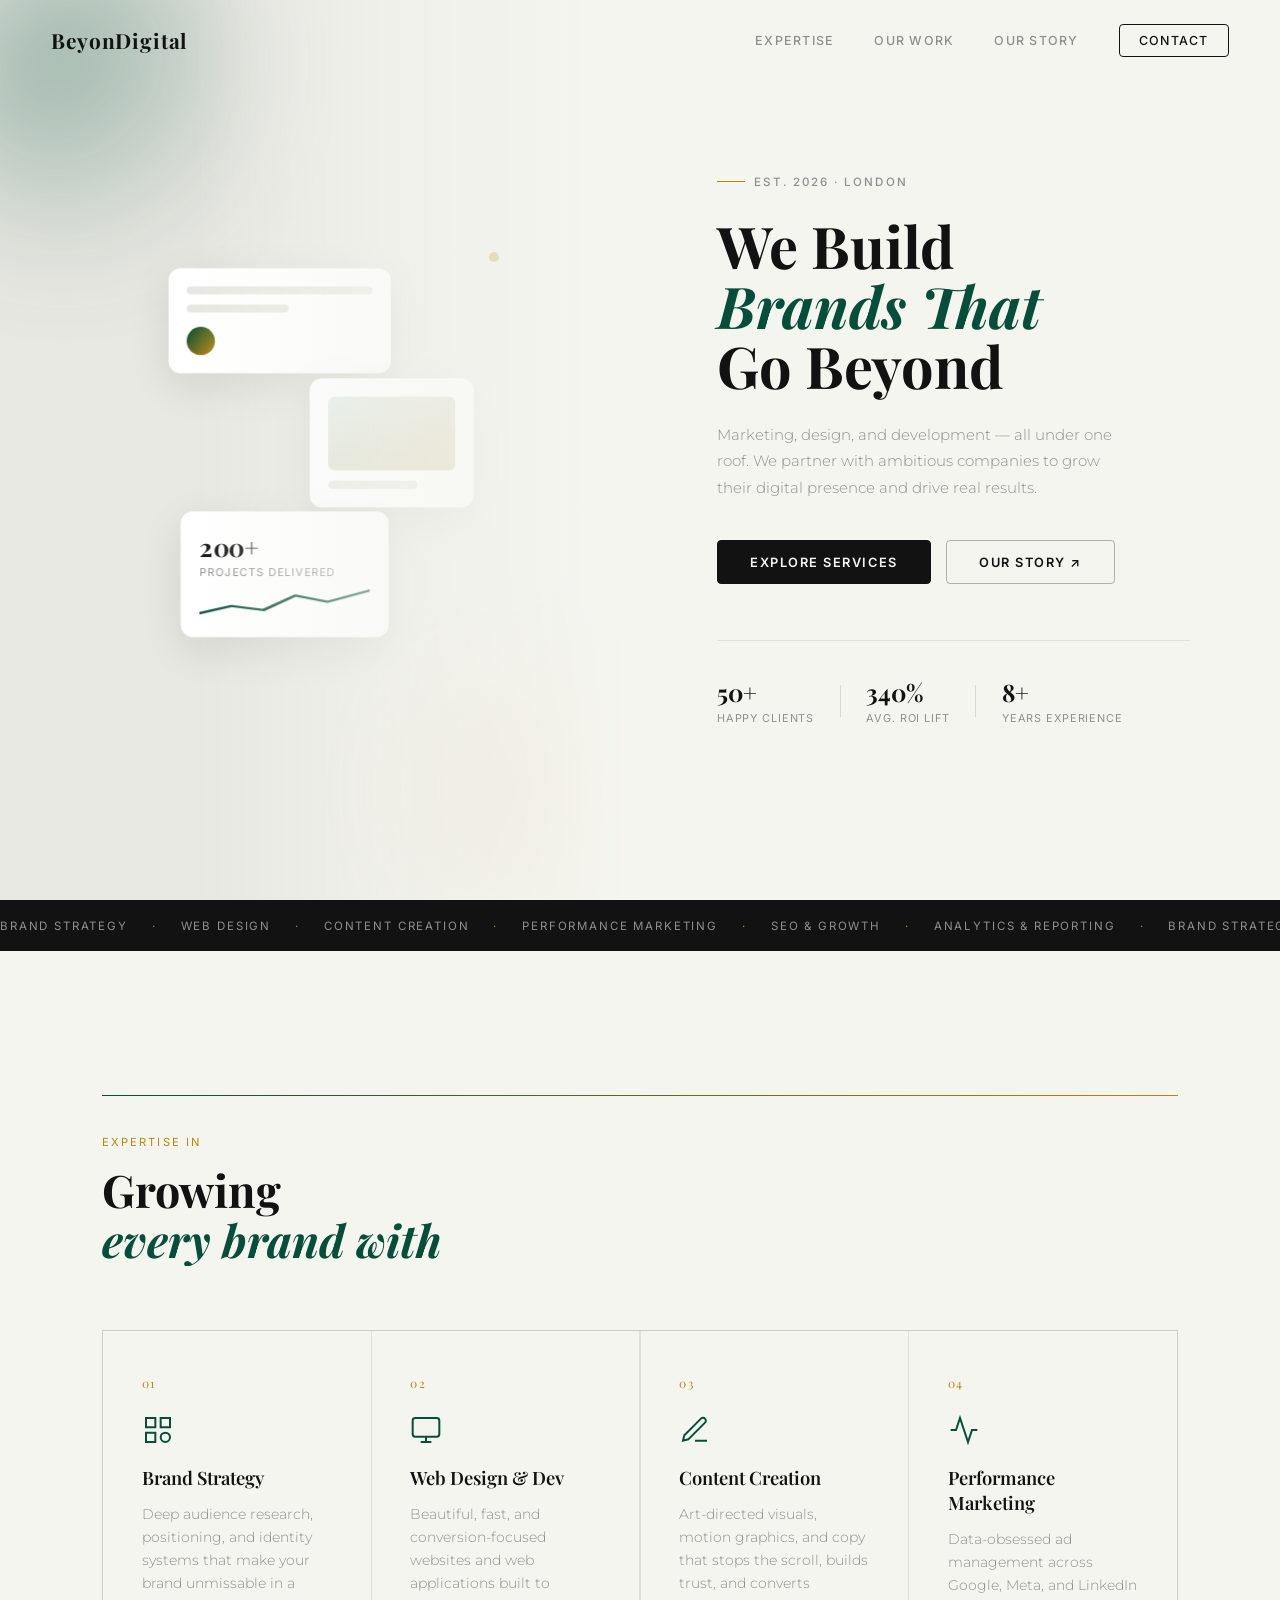
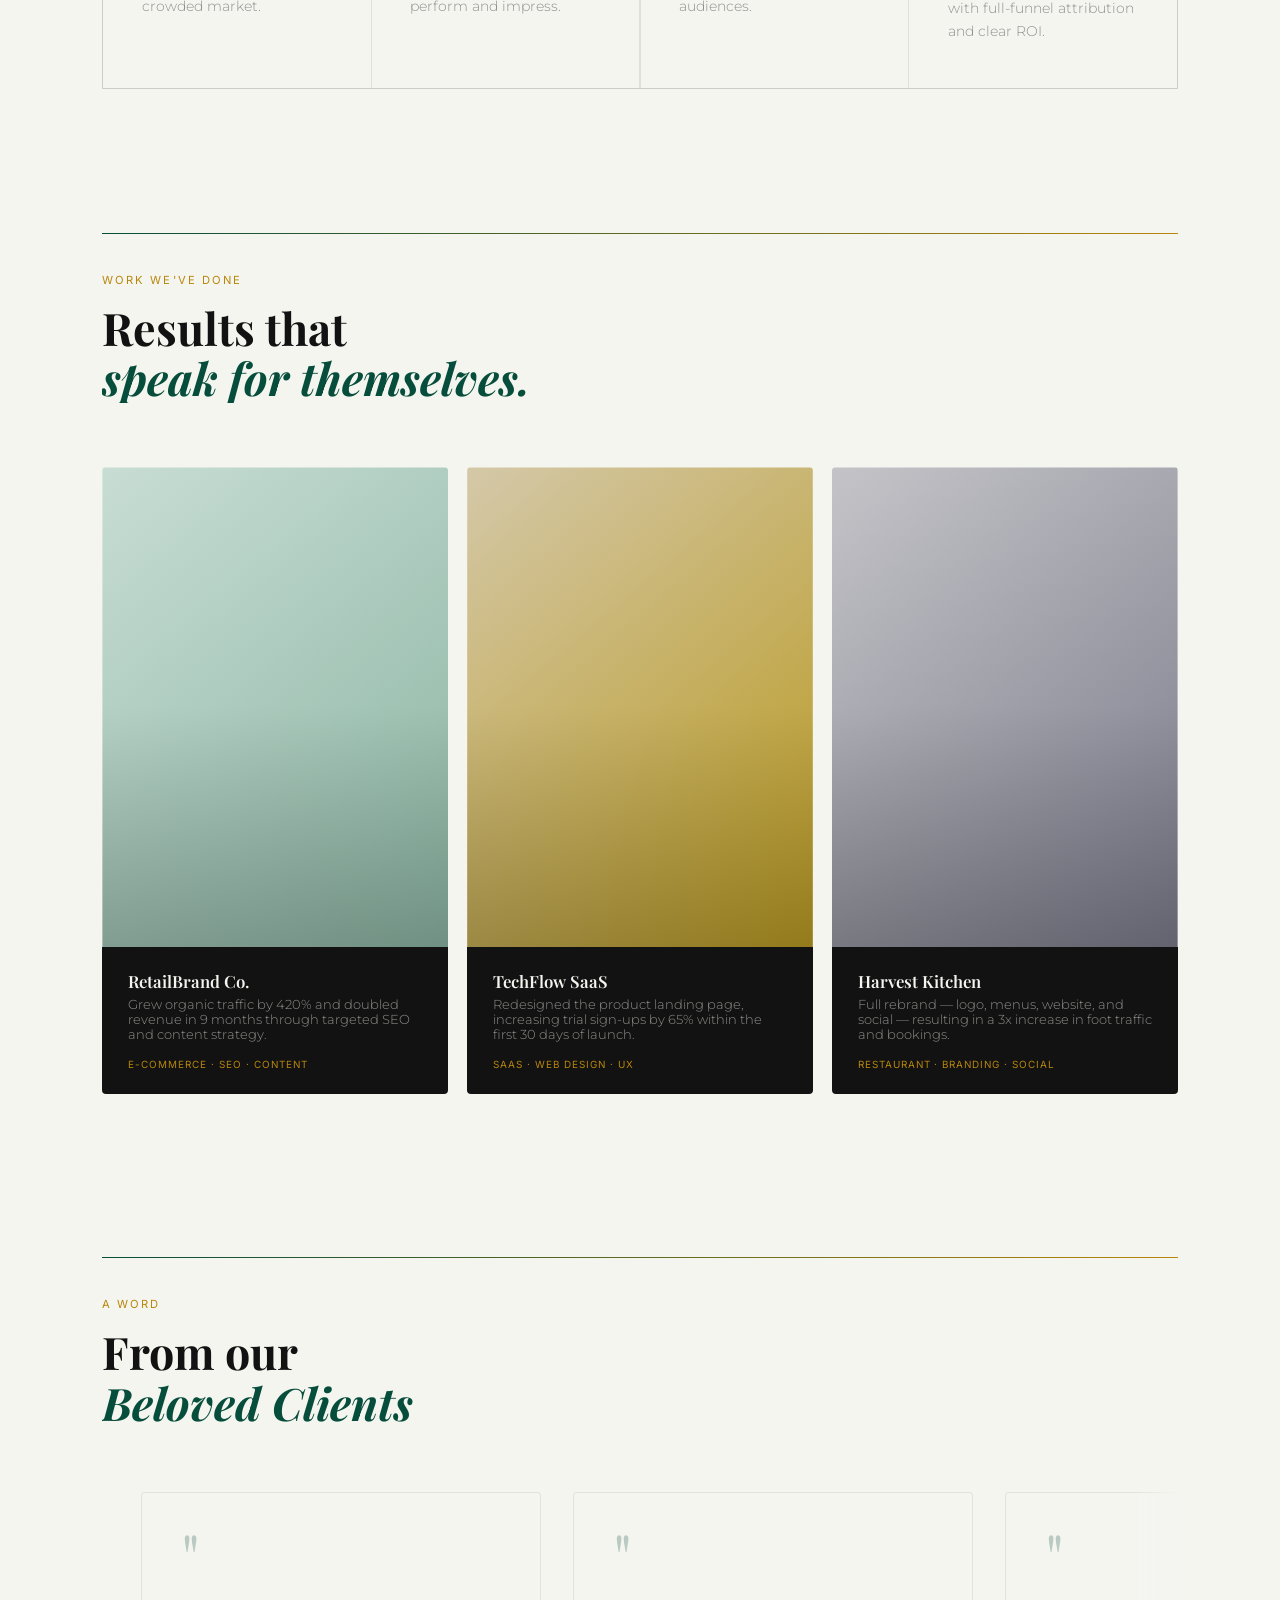
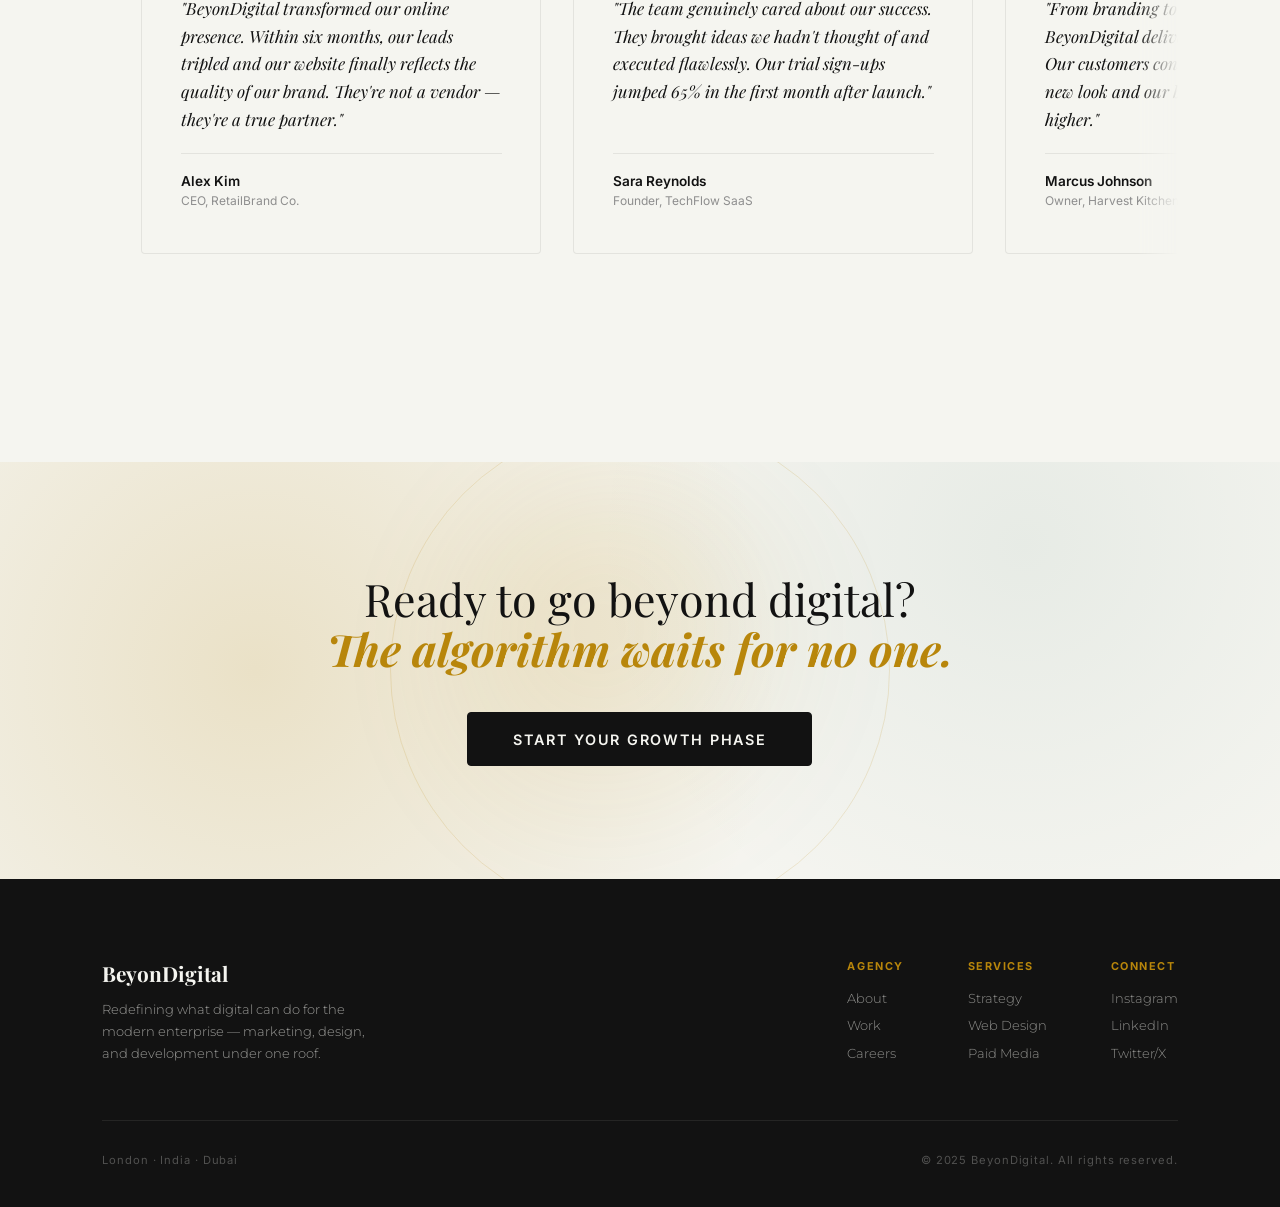
<file: index.html>
<!DOCTYPE html>
<html lang="en">
<head>
  <meta charset="UTF-8" />
  <meta name="viewport" content="width=device-width, initial-scale=1.0" />
  <title>BeyonDigital — Full-Service Digital Agency</title>

  <!-- Google Fonts -->
  <link rel="preconnect" href="https://fonts.googleapis.com" />
  <link rel="preconnect" href="https://fonts.gstatic.com" crossorigin />
  <link href="https://fonts.googleapis.com/css2?family=Playfair+Display:ital,wght@0,400;0,600;0,700;1,400&family=Montserrat:wght@300;400;500&family=Inter:wght@400;500;600&display=swap" rel="stylesheet" />

  <link rel="stylesheet" href="styles.css" />
</head>
<body>

  <!-- Custom dual-speed cursor -->
  <div class="cursor-ring" id="cursorRing"><span class="cursor-ring__label" id="cursorLabel"></span></div>
  <div class="cursor-dot" id="cursorDot"></div>

  <!-- ═══════════════ NAV ═══════════════ -->
  <nav class="nav">
    <div class="nav__logo">BeyonDigital</div>
    <ul class="nav__links">
      <li><a href="#services">Expertise</a></li>
      <li><a href="#work">Our Work</a></li>
      <li><a href="#about">Our Story</a></li>
      <li><a href="#contact" class="nav__cta">Contact</a></li>
    </ul>
    <button class="nav__hamburger" id="hamburger" aria-label="Toggle menu">
      <span></span><span></span><span></span>
    </button>
  </nav>

  <!-- Mobile nav drawer -->
  <div class="nav__drawer" id="drawer">
    <ul>
      <li><a href="#services" class="drawer__link">Expertise</a></li>
      <li><a href="#work" class="drawer__link">Our Work</a></li>
      <li><a href="#about" class="drawer__link">Our Story</a></li>
      <li><a href="#contact" class="drawer__link">Contact</a></li>
    </ul>
  </div>

  <!-- ═══════════════ HERO ═══════════════ -->
  <section class="hero">

    <!-- LEFT: visual panel -->
    <div class="hero__visual" id="heroVisual">
      <div class="blob blob--a"></div>
      <div class="blob blob--b"></div>
      <div class="hero__image-wrap">
        <div class="hero__image-inner">
          <div class="hero__deco-dot"></div>
          <!-- CSS mockup cards -->
          <div class="hero__mockup" id="heroMockup">
            <div class="mockup__card mockup__card--1">
              <div class="mockup__bar"></div>
              <div class="mockup__bar mockup__bar--short"></div>
              <div class="mockup__avatar"></div>
            </div>
            <div class="mockup__card mockup__card--2">
              <div class="mockup__img-block"></div>
              <div class="mockup__bar mockup__bar--med"></div>
            </div>
            <div class="mockup__card mockup__card--3">
              <div class="mockup__stat">
                <span class="mockup__stat-num">200+</span>
                <span class="mockup__stat-label">Projects Delivered</span>
              </div>
              <div class="mockup__sparkline">
                <svg viewBox="0 0 80 30" preserveAspectRatio="none">
                  <polyline points="0,25 15,18 30,22 45,8 60,14 80,3" fill="none" stroke="#064E3B" stroke-width="2" stroke-linecap="round" stroke-linejoin="round"/>
                </svg>
              </div>
            </div>
          </div>
        </div>
      </div>
    </div>

    <!-- RIGHT: content panel -->
    <div class="hero__content">
      <p class="hero__eyebrow">Est. 2026 · London</p>
      <h1 class="hero__headline">
        We Build<br />
        <em>Brands That</em><br />
        Go Beyond
      </h1>
      <p class="hero__sub">
        Marketing, design, and development — all under one roof. We partner with ambitious companies to grow their digital presence and drive real results.
      </p>
      <div class="hero__actions">
        <a href="#services" class="btn btn--primary">Explore Services</a>
        <a href="#about" class="btn btn--ghost">Our Story ↗</a>
      </div>
      <div class="hero__proof">
        <div class="proof__item">
          <span class="proof__num">50+</span>
          <span class="proof__label">Happy Clients</span>
        </div>
        <div class="proof__divider"></div>
        <div class="proof__item">
          <span class="proof__num">340%</span>
          <span class="proof__label">Avg. ROI Lift</span>
        </div>
        <div class="proof__divider"></div>
        <div class="proof__item">
          <span class="proof__num">8+</span>
          <span class="proof__label">Years Experience</span>
        </div>
      </div>
    </div>
  </section>

  <!-- ═══════════════ MARQUEE ═══════════════ -->
  <div class="marquee-strip">
    <div class="marquee-track">
      <span>Brand Strategy</span><span class="dot">·</span>
      <span>Web Design</span><span class="dot">·</span>
      <span>Content Creation</span><span class="dot">·</span>
      <span>Performance Marketing</span><span class="dot">·</span>
      <span>SEO & Growth</span><span class="dot">·</span>
      <span>Analytics & Reporting</span><span class="dot">·</span>
      <span>Brand Strategy</span><span class="dot">·</span>
      <span>Web Design</span><span class="dot">·</span>
      <span>Content Creation</span><span class="dot">·</span>
      <span>Performance Marketing</span><span class="dot">·</span>
      <span>SEO & Growth</span><span class="dot">·</span>
      <span>Analytics & Reporting</span><span class="dot">·</span>
    </div>
  </div>

  <!-- ═══════════════ SERVICES ═══════════════ -->
  <section class="services" id="services">
    <div class="section-header">
      <span class="section-tag">Expertise in</span>
      <h2 class="section-title">Growing<br/><em>every brand with</em></h2>
    </div>

    <div class="services__grid">
      <div class="service-card reveal-card">
        <div class="service-card__num">01</div>
        <div class="service-card__icon">
          <svg viewBox="0 0 24 24" fill="none" stroke="currentColor" stroke-width="1.5"><path d="M3 3h7v7H3zM14 3h7v7h-7zM3 14h7v7H3zM14 17.5a3.5 3.5 0 1 0 7 0 3.5 3.5 0 0 0-7 0z"/></svg>
        </div>
        <h3>Brand Strategy</h3>
        <p>Deep audience research, positioning, and identity systems that make your brand unmissable in a crowded market.</p>
      </div>
      <div class="service-card reveal-card">
        <div class="service-card__num">02</div>
        <div class="service-card__icon">
          <svg viewBox="0 0 24 24" fill="none" stroke="currentColor" stroke-width="1.5"><rect x="2" y="3" width="20" height="14" rx="2"/><path d="M8 21h8M12 17v4"/></svg>
        </div>
        <h3>Web Design & Dev</h3>
        <p>Beautiful, fast, and conversion-focused websites and web applications built to perform and impress.</p>
      </div>
      <div class="service-card reveal-card">
        <div class="service-card__num">03</div>
        <div class="service-card__icon">
          <svg viewBox="0 0 24 24" fill="none" stroke="currentColor" stroke-width="1.5"><path d="M12 20h9M16.5 3.5a2.121 2.121 0 0 1 3 3L7 19l-4 1 1-4L16.5 3.5z"/></svg>
        </div>
        <h3>Content Creation</h3>
        <p>Art-directed visuals, motion graphics, and copy that stops the scroll, builds trust, and converts audiences.</p>
      </div>
      <div class="service-card reveal-card">
        <div class="service-card__num">04</div>
        <div class="service-card__icon">
          <svg viewBox="0 0 24 24" fill="none" stroke="currentColor" stroke-width="1.5"><path d="M22 12h-4l-3 9L9 3l-3 9H2"/></svg>
        </div>
        <h3>Performance Marketing</h3>
        <p>Data-obsessed ad management across Google, Meta, and LinkedIn with full-funnel attribution and clear ROI.</p>
      </div>
    </div>
  </section>

  <!-- ═══════════════ FEATURED WORK ═══════════════ -->
  <section class="work" id="work">
    <div class="section-header">
      <span class="section-tag">Work we've done</span>
      <h2 class="section-title">Results that<br/><em>speak for themselves.</em></h2>
    </div>

    <div class="work__grid">
      <div class="work-card reveal-card">
        <div class="work-card__image work-card__image--a">
          <div class="work-card__overlay"></div>
        </div>
        <div class="work-card__body">
          <h3>RetailBrand Co.</h3>
          <p>Grew organic traffic by 420% and doubled revenue in 9 months through targeted SEO and content strategy.</p>
          <span class="work-card__tag">E-commerce · SEO · Content</span>
        </div>
      </div>
      <div class="work-card work-card--tall reveal-card">
        <div class="work-card__image work-card__image--b">
          <div class="work-card__overlay"></div>
        </div>
        <div class="work-card__body">
          <h3>TechFlow SaaS</h3>
          <p>Redesigned the product landing page, increasing trial sign-ups by 65% within the first 30 days of launch.</p>
          <span class="work-card__tag">SaaS · Web Design · UX</span>
        </div>
      </div>
      <div class="work-card reveal-card">
        <div class="work-card__image work-card__image--c">
          <div class="work-card__overlay"></div>
        </div>
        <div class="work-card__body">
          <h3>Harvest Kitchen</h3>
          <p>Full rebrand — logo, menus, website, and social — resulting in a 3x increase in foot traffic and bookings.</p>
          <span class="work-card__tag">Restaurant · Branding · Social</span>
        </div>
      </div>
    </div>
  </section>

  <!-- ═══════════════ TESTIMONIALS ═══════════════ -->
  <section class="work" id="about">
    <div class="section-header">
      <span class="section-tag">A word</span>
      <h2 class="section-title">From our<br/><em>Beloved Clients</em></h2>
    </div>

    <section class="testimonial">
      <div class="testimonial__viewport" id="testiViewport">
        <div class="testimonial__track" id="testiTrack">

          <div class="testimonial__card">
            <div class="testimonial__quote-mark">"</div>
            <blockquote>"BeyonDigital transformed our online presence. Within six months, our leads tripled and our website finally reflects the quality of our brand. They're not a vendor — they're a true partner."</blockquote>
            <cite>
              <span class="cite__name">Alex Kim</span>
              <span class="cite__role">CEO, RetailBrand Co.</span>
            </cite>
          </div>

          <div class="testimonial__card">
            <div class="testimonial__quote-mark">"</div>
            <blockquote>"The team genuinely cared about our success. They brought ideas we hadn't thought of and executed flawlessly. Our trial sign-ups jumped 65% in the first month after launch."</blockquote>
            <cite>
              <span class="cite__name">Sara Reynolds</span>
              <span class="cite__role">Founder, TechFlow SaaS</span>
            </cite>
          </div>

          <div class="testimonial__card">
            <div class="testimonial__quote-mark">"</div>
            <blockquote>"From branding to our new website, BeyonDigital delivered beyond expectations. Our customers constantly compliment our new look and our bookings have never been higher."</blockquote>
            <cite>
              <span class="cite__name">Marcus Johnson</span>
              <span class="cite__role">Owner, Harvest Kitchen</span>
            </cite>
          </div>

          <!-- duplicated set for seamless infinite loop -->
          <div class="testimonial__card" aria-hidden="true">
            <div class="testimonial__quote-mark">"</div>
            <blockquote>"BeyonDigital transformed our online presence. Within six months, our leads tripled and our website finally reflects the quality of our brand. They're not a vendor — they're a true partner."</blockquote>
            <cite>
              <span class="cite__name">Alex Kim</span>
              <span class="cite__role">CEO, RetailBrand Co.</span>
            </cite>
          </div>

          <div class="testimonial__card" aria-hidden="true">
            <div class="testimonial__quote-mark">"</div>
            <blockquote>"The team genuinely cared about our success. They brought ideas we hadn't thought of and executed flawlessly. Our trial sign-ups jumped 65% in the first month after launch."</blockquote>
            <cite>
              <span class="cite__name">Sara Reynolds</span>
              <span class="cite__role">Founder, TechFlow SaaS</span>
            </cite>
          </div>

          <div class="testimonial__card" aria-hidden="true">
            <div class="testimonial__quote-mark">"</div>
            <blockquote>"From branding to our new website, BeyonDigital delivered beyond expectations. Our customers constantly compliment our new look and our bookings have never been higher."</blockquote>
            <cite>
              <span class="cite__name">Marcus Johnson</span>
              <span class="cite__role">Owner, Harvest Kitchen</span>
            </cite>
          </div>

        </div>
      </div>
    </section>
  </section>

  <!-- ═══════════════ CTA BAND ═══════════════ -->
  <section class="cta-band" id="contact">
    <div class="blob blob--cta"></div>
    <div class="cta-band__inner reveal-fade">
      <h2>
        <span class="cta-light">Ready to go beyond digital?</span><br>
        <em>The algorithm waits for no one.</em>
      </h2>
      <a href="mailto:hello@beyondigital.co.uk" class="btn btn--primary btn--large">Start your growth phase</a>
    </div>
  </section>

  <!-- ═══════════════ FOOTER ═══════════════ -->
  <footer class="footer">
    <div class="footer__top">
      <div class="footer__brand reveal-fade">
        <div class="footer__logo">BeyonDigital</div>
        <p>Redefining what digital can do for the modern enterprise — marketing, design, and development under one roof.</p>
      </div>
      <div class="footer__links reveal-fade">
        <div class="footer__col">
          <h4>Agency</h4>
          <a href="#">About</a>
          <a href="#">Work</a>
          <a href="#">Careers</a>
        </div>
        <div class="footer__col">
          <h4>Services</h4>
          <a href="#">Strategy</a>
          <a href="#">Web Design</a>
          <a href="#">Paid Media</a>
        </div>
        <div class="footer__col">
          <h4>Connect</h4>
          <a href="https://www.instagram.com/beyondigital.co/" target="_blank" rel="noopener noreferrer">Instagram</a>
          <a href="#">LinkedIn</a>
          <a href="#">Twitter/X</a>
        </div>
      </div>
    </div>
    <div class="footer__bottom">
      <span>London · India · Dubai</span>
      <span>© 2025 BeyonDigital. All rights reserved.</span>
    </div>
  </footer>

  <!-- Custom motion JS -->
  <script>
    document.documentElement.classList.add('js-ready');
    const prefersReducedMotion = window.matchMedia('(prefers-reduced-motion: reduce)').matches;
    const hasFinePointer = window.matchMedia('(pointer: fine)').matches;

    // Dual-speed morphing cursor: fast dot + trailing ring that morphs on hover
    const cursorDot = document.getElementById('cursorDot');
    const cursorRing = document.getElementById('cursorRing');
    const cursorLabel = document.getElementById('cursorLabel');
    if (hasFinePointer && cursorDot && cursorRing) {
      let mx = -100, my = -100, dx = -100, dy = -100, rx = -100, ry = -100;
      document.addEventListener('mousemove', e => { mx = e.clientX; my = e.clientY; });
      function animateCursor() {
        dx += (mx - dx) * 0.35;
        dy += (my - dy) * 0.35;
        rx += (mx - rx) * 0.12;
        ry += (my - ry) * 0.12;
        cursorDot.style.transform = `translate(${dx}px, ${dy}px)`;
        cursorRing.style.transform = `translate(${rx}px, ${ry}px)`;
        requestAnimationFrame(animateCursor);
      }
      animateCursor();

      document.querySelectorAll('a, button, .btn').forEach(el => {
        el.addEventListener('mouseenter', () => cursorRing.classList.add('cursor-ring--hover'));
        el.addEventListener('mouseleave', () => cursorRing.classList.remove('cursor-ring--hover'));
      });
      document.querySelectorAll('.work-card').forEach(el => {
        el.addEventListener('mouseenter', () => {
          cursorRing.classList.add('cursor-ring--view');
          cursorLabel.textContent = 'View';
        });
        el.addEventListener('mouseleave', () => {
          cursorRing.classList.remove('cursor-ring--view');
          cursorLabel.textContent = '';
        });
      });
    } else if (cursorDot && cursorRing) {
      cursorDot.style.display = 'none';
      cursorRing.style.display = 'none';
    }

    // 3D tilt on hero mockup, following the pointer
    const heroVisual = document.getElementById('heroVisual');
    const heroMockup = document.getElementById('heroMockup');
    if (hasFinePointer && !prefersReducedMotion && heroVisual && heroMockup) {
      heroVisual.addEventListener('mousemove', e => {
        const rect = heroVisual.getBoundingClientRect();
        const px = (e.clientX - rect.left) / rect.width - 0.5;
        const py = (e.clientY - rect.top) / rect.height - 0.5;
        heroMockup.style.transform = `rotateY(${px * 12}deg) rotateX(${-py * 12}deg)`;
      });
      heroVisual.addEventListener('mouseleave', () => { heroMockup.style.transform = ''; });
    }

    // Hamburger
    const hamburger = document.getElementById('hamburger');
    const drawer = document.getElementById('drawer');
    hamburger.addEventListener('click', () => {
      hamburger.classList.toggle('open');
      drawer.classList.toggle('open');
    });
    document.querySelectorAll('.drawer__link').forEach(l => l.addEventListener('click', () => {
      hamburger.classList.remove('open');
      drawer.classList.remove('open');
    }));

    // Nav scroll style
    window.addEventListener('scroll', () => {
      document.querySelector('.nav').classList.toggle('nav--scrolled', window.scrollY > 40);
    });

    // Scroll Progress Bar
    const progressBar = document.createElement('div');
    progressBar.id = 'scroll-progress';
    document.body.appendChild(progressBar);
    window.addEventListener('scroll', () => {
      const total = document.documentElement.scrollHeight - window.innerHeight;
      progressBar.style.width = ((window.scrollY / total) * 100) + '%';
    });

    // Staggered word reveal on section titles
    const sectionTitles = document.querySelectorAll('.section-title');
    const wordObserver = new IntersectionObserver((entries) => {
      entries.forEach(entry => {
        if (entry.isIntersecting) {
          const el = entry.target;
          if (el.dataset.split) return;
          el.dataset.split = true;
          el.innerHTML = el.innerHTML.replace(/(<[^>]+>)|([^<]+)/g, (match, tag, text) => {
            if (tag) return tag;
            return text.split(' ').map((w, i) =>
              `<span class="word-reveal" style="--d:${i * 60}ms">${w}&nbsp;</span>`
            ).join('');
          });
          wordObserver.unobserve(el);
        }
      });
    }, { threshold: 0.3 });
    sectionTitles.forEach(t => wordObserver.observe(t));

    // Scroll reveal system (replaces AOS) — fade/spring-rotate cards, curtain-reveal images,
    // and drawn underlines on section headers
    const revealObserver = new IntersectionObserver((entries) => {
      entries.forEach(entry => {
        if (entry.isIntersecting) {
          entry.target.classList.add('is-visible');
          revealObserver.unobserve(entry.target);
        }
      });
    }, { threshold: 0.15, rootMargin: '0px 0px -60px 0px' });
    document.querySelectorAll('.reveal-card, .reveal-fade, .section-header').forEach(el => revealObserver.observe(el));

    // Marquee speed + direction on scroll
    let lastScrollY = window.scrollY;
    let marqueeSpeed = 28;
    const track = document.querySelector('.marquee-track');
    window.addEventListener('scroll', () => {
      const currentY = window.scrollY;
      const delta = currentY - lastScrollY;
      marqueeSpeed = Math.max(6, 28 - Math.abs(delta) * 0.4);
      track.style.animationDuration = marqueeSpeed + 's';
      track.style.animationDirection = delta < 0 ? 'reverse' : 'normal';
      lastScrollY = currentY;
    });

    // Counter animation on proof numbers
    const proofNums = document.querySelectorAll('.proof__num');
    const counterObserver = new IntersectionObserver((entries) => {
      entries.forEach(entry => {
        if (!entry.isIntersecting || entry.target.dataset.counted) return;
        entry.target.dataset.counted = true;
        const target = entry.target.textContent;
        const num = parseFloat(target.replace(/[^0-9.]/g, ''));
        const suffix = target.replace(/[0-9.]/g, '');
        let start = 0;
        const duration = 1400;
        const step = (timestamp) => {
          if (!start) start = timestamp;
          const progress = Math.min((timestamp - start) / duration, 1);
          const eased = 1 - Math.pow(1 - progress, 3);
          const current = (num * eased).toFixed(num % 1 !== 0 ? 1 : 0);
          entry.target.textContent = current + suffix;
          if (progress < 1) requestAnimationFrame(step);
        };
        requestAnimationFrame(step);
      });
    }, { threshold: 0.8 });
    proofNums.forEach(n => counterObserver.observe(n));

    // Magnetic hover on CTA buttons
    document.querySelectorAll('.btn').forEach(btn => {
      btn.addEventListener('mousemove', e => {
        const rect = btn.getBoundingClientRect();
        const x = e.clientX - rect.left - rect.width / 2;
        const y = e.clientY - rect.top - rect.height / 2;
        btn.style.transform = `translate(${x * 0.18}px, ${y * 0.28}px)`;
      });
      btn.addEventListener('mouseleave', () => { btn.style.transform = ''; });
    });

    // Service card line wipe
    document.querySelectorAll('.service-card').forEach(card => {
      card.addEventListener('mouseenter', () => card.classList.add('card-active'));
      card.addEventListener('mouseleave', () => card.classList.remove('card-active'));
    });

    // Infinite auto-scrolling, draggable testimonial carousel
    const testiViewport = document.getElementById('testiViewport');
    const testiTrack = document.getElementById('testiTrack');
    if (testiViewport && testiTrack) {
      let isDown = false, dragged = false, autoPaused = false, startX = 0, scrollStart = 0, resumeTimer = null;
      testiViewport.scrollLeft = 1;

      function normalize() {
        const half = testiTrack.scrollWidth / 2;
        if (testiViewport.scrollLeft >= half) testiViewport.scrollLeft -= half;
      }
      function autoScroll() {
        if (!autoPaused && !prefersReducedMotion) {
          testiViewport.scrollLeft += 0.6;
          normalize();
        }
        requestAnimationFrame(autoScroll);
      }
      requestAnimationFrame(autoScroll);

      const pauseThenResume = () => {
        clearTimeout(resumeTimer);
        resumeTimer = setTimeout(() => { autoPaused = false; }, 1400);
      };

      testiViewport.addEventListener('pointerdown', e => {
        isDown = true; dragged = false; autoPaused = true;
        testiViewport.classList.add('dragging');
        startX = e.clientX; scrollStart = testiViewport.scrollLeft;
        clearTimeout(resumeTimer);
      });
      window.addEventListener('pointermove', e => {
        if (!isDown) return;
        const dx = e.clientX - startX;
        if (Math.abs(dx) > 4) dragged = true;
        testiViewport.scrollLeft = scrollStart - dx;
        normalize();
      });
      window.addEventListener('pointerup', () => {
        if (!isDown) return;
        isDown = false;
        testiViewport.classList.remove('dragging');
        pauseThenResume();
      });
      testiViewport.addEventListener('click', e => { if (dragged) e.preventDefault(); }, true);
      testiViewport.addEventListener('mouseenter', () => { autoPaused = true; clearTimeout(resumeTimer); });
      testiViewport.addEventListener('mouseleave', () => { if (!isDown) pauseThenResume(); });
      testiViewport.addEventListener('wheel', () => { autoPaused = true; pauseThenResume(); }, { passive: true });
    }
  </script>
</body>
</html>
</file>
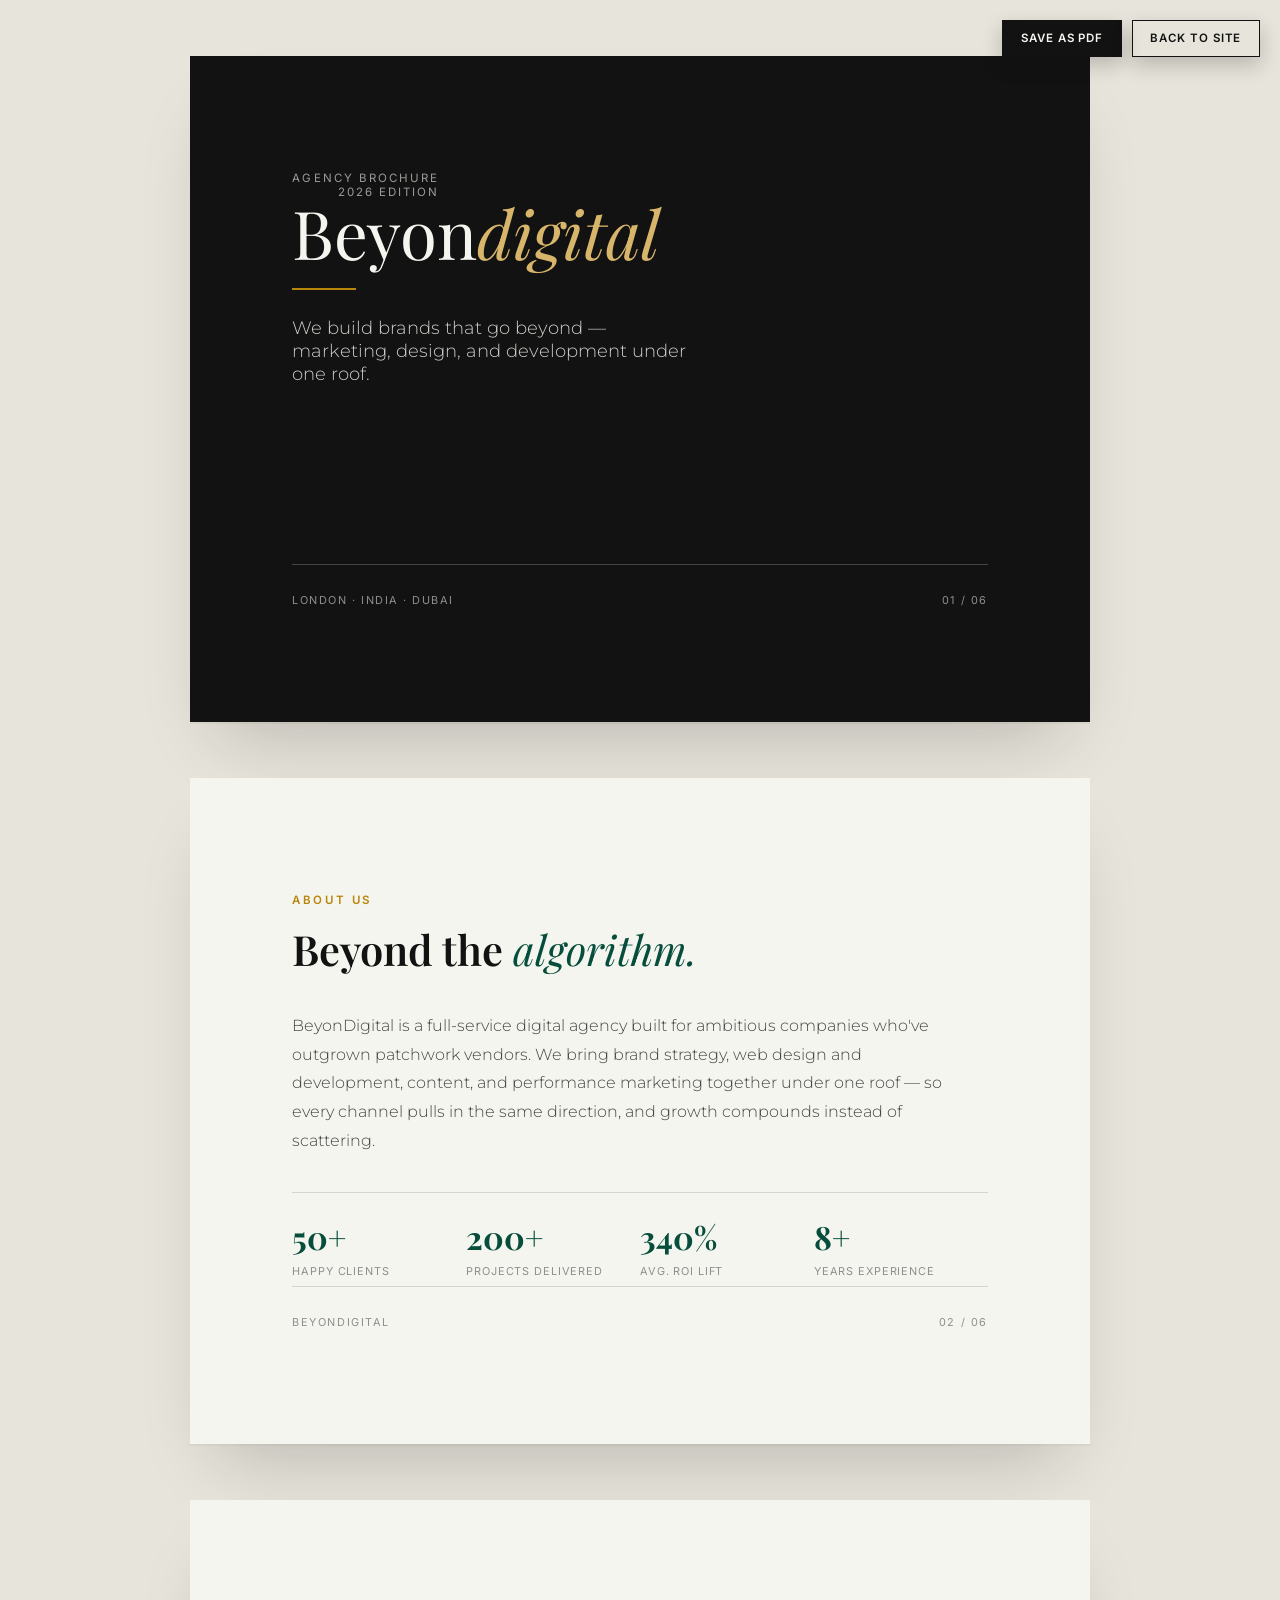
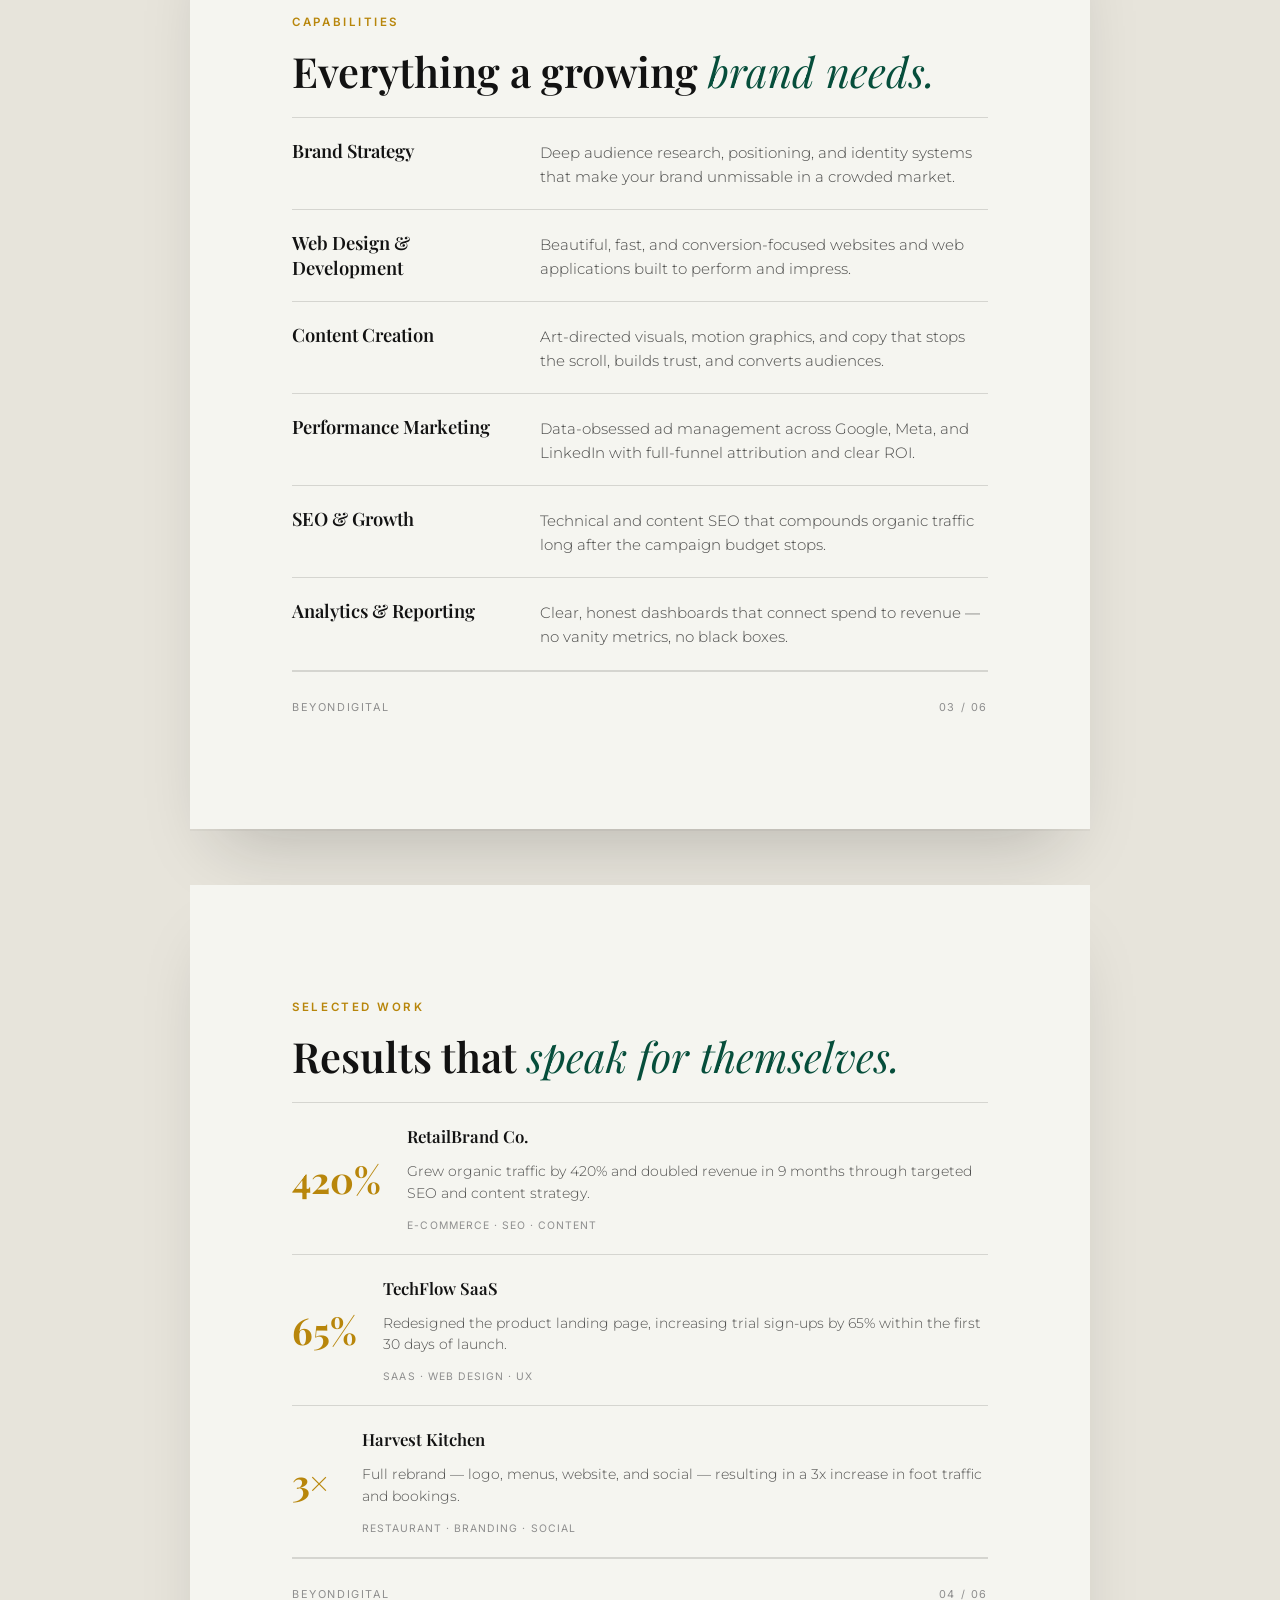
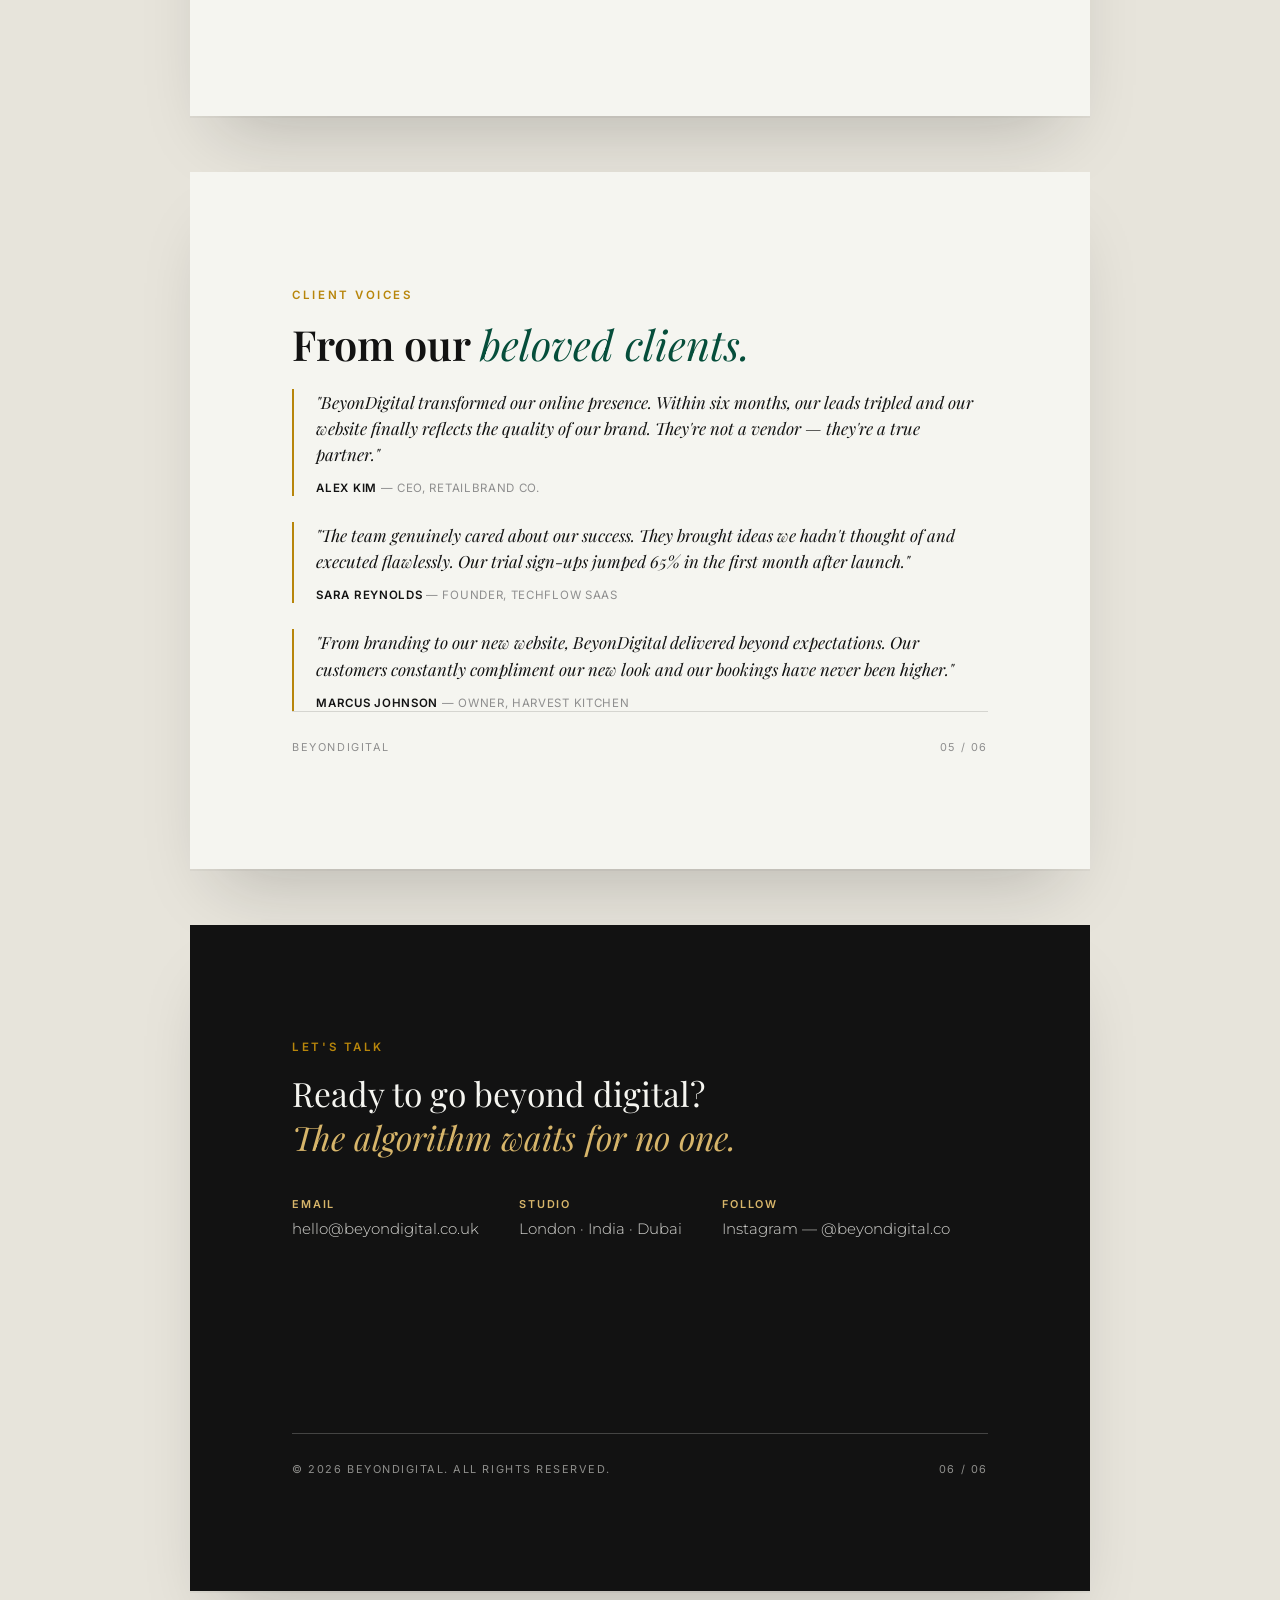
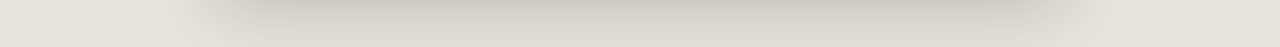
<file: brochure.html>
<!DOCTYPE html>
<html lang="en">
<head>
<meta charset="UTF-8" />
<meta name="viewport" content="width=device-width, initial-scale=1.0" />
<title>BeyonDigital — Agency Brochure</title>
<meta name="description" content="BeyonDigital agency capabilities brochure — brand strategy, web design & development, content, and performance marketing." />

<link rel="preconnect" href="https://fonts.googleapis.com" />
<link rel="preconnect" href="https://fonts.gstatic.com" crossorigin />
<link href="https://fonts.googleapis.com/css2?family=Playfair+Display:ital,wght@0,400;0,600;0,700;1,400;1,600&family=Montserrat:wght@300;400;500;600&family=Inter:wght@400;500;600&display=swap" rel="stylesheet" />

<link rel="stylesheet" href="brochure.css" />
</head>
<body>

  <div class="toolbar no-print">
    <button onclick="window.print()">Save as PDF</button>
    <a class="secondary" href="index.html">Back to site</a>
  </div>

  <!-- 1 — COVER -->
  <section class="sheet sheet--dark">
    <div class="cover__top">
      <div class="cover__meta">Agency Brochure<br/>2026 Edition</div>
    </div>
    <div>
      <div class="cover__mark">Beyon<em>digital</em></div>
      <div class="cover__rule"></div>
      <p class="cover__tagline">We build brands that go beyond — marketing, design, and development under one roof.</p>
    </div>
    <div class="sheet__foot">
      <span>London · India · Dubai</span>
      <span>01 / 06</span>
    </div>
  </section>

  <!-- 2 — ABOUT / STATS -->
  <section class="sheet">
    <p class="eyebrow">About Us</p>
    <h2 class="headline">Beyond the <em>algorithm.</em></h2>
    <p class="lede">
      BeyonDigital is a full-service digital agency built for ambitious companies who've outgrown patchwork vendors.
      We bring brand strategy, web design and development, content, and performance marketing together under one
      roof — so every channel pulls in the same direction, and growth compounds instead of scattering.
    </p>
    <div class="stats">
      <div class="stat"><span class="stat__num">50+</span><span class="stat__label">Happy Clients</span></div>
      <div class="stat"><span class="stat__num">200+</span><span class="stat__label">Projects Delivered</span></div>
      <div class="stat"><span class="stat__num">340%</span><span class="stat__label">Avg. ROI Lift</span></div>
      <div class="stat"><span class="stat__num">8+</span><span class="stat__label">Years Experience</span></div>
    </div>
    <div class="sheet__foot"><span>BeyonDigital</span><span>02 / 06</span></div>
  </section>

  <!-- 3 — CAPABILITIES -->
  <section class="sheet">
    <p class="eyebrow">Capabilities</p>
    <h2 class="headline">Everything a growing <em>brand needs.</em></h2>
    <div class="cap-list">
      <div class="cap">
        <div class="cap__name">Brand Strategy</div>
        <div class="cap__desc">Deep audience research, positioning, and identity systems that make your brand unmissable in a crowded market.</div>
      </div>
      <div class="cap">
        <div class="cap__name">Web Design &amp; Development</div>
        <div class="cap__desc">Beautiful, fast, and conversion-focused websites and web applications built to perform and impress.</div>
      </div>
      <div class="cap">
        <div class="cap__name">Content Creation</div>
        <div class="cap__desc">Art-directed visuals, motion graphics, and copy that stops the scroll, builds trust, and converts audiences.</div>
      </div>
      <div class="cap">
        <div class="cap__name">Performance Marketing</div>
        <div class="cap__desc">Data-obsessed ad management across Google, Meta, and LinkedIn with full-funnel attribution and clear ROI.</div>
      </div>
      <div class="cap">
        <div class="cap__name">SEO &amp; Growth</div>
        <div class="cap__desc">Technical and content SEO that compounds organic traffic long after the campaign budget stops.</div>
      </div>
      <div class="cap">
        <div class="cap__name">Analytics &amp; Reporting</div>
        <div class="cap__desc">Clear, honest dashboards that connect spend to revenue — no vanity metrics, no black boxes.</div>
      </div>
    </div>
    <div class="sheet__foot"><span>BeyonDigital</span><span>03 / 06</span></div>
  </section>

  <!-- 4 — SELECTED WORK -->
  <section class="sheet">
    <p class="eyebrow">Selected Work</p>
    <h2 class="headline">Results that <em>speak for themselves.</em></h2>
    <div class="case-list">
      <div class="case">
        <div class="case__stat">420%</div>
        <div>
          <p class="case__client">RetailBrand Co.</p>
          <p class="case__desc">Grew organic traffic by 420% and doubled revenue in 9 months through targeted SEO and content strategy.</p>
          <span class="case__tag">E-commerce · SEO · Content</span>
        </div>
      </div>
      <div class="case">
        <div class="case__stat">65%</div>
        <div>
          <p class="case__client">TechFlow SaaS</p>
          <p class="case__desc">Redesigned the product landing page, increasing trial sign-ups by 65% within the first 30 days of launch.</p>
          <span class="case__tag">SaaS · Web Design · UX</span>
        </div>
      </div>
      <div class="case">
        <div class="case__stat">3×</div>
        <div>
          <p class="case__client">Harvest Kitchen</p>
          <p class="case__desc">Full rebrand — logo, menus, website, and social — resulting in a 3x increase in foot traffic and bookings.</p>
          <span class="case__tag">Restaurant · Branding · Social</span>
        </div>
      </div>
    </div>
    <div class="sheet__foot"><span>BeyonDigital</span><span>04 / 06</span></div>
  </section>

  <!-- 5 — TESTIMONIALS -->
  <section class="sheet">
    <p class="eyebrow">Client Voices</p>
    <h2 class="headline">From our <em>beloved clients.</em></h2>
    <div class="quotes">
      <div class="quote">
        <p>"BeyonDigital transformed our online presence. Within six months, our leads tripled and our website finally reflects the quality of our brand. They're not a vendor — they're a true partner."</p>
        <cite><b>Alex Kim</b> — CEO, RetailBrand Co.</cite>
      </div>
      <div class="quote">
        <p>"The team genuinely cared about our success. They brought ideas we hadn't thought of and executed flawlessly. Our trial sign-ups jumped 65% in the first month after launch."</p>
        <cite><b>Sara Reynolds</b> — Founder, TechFlow SaaS</cite>
      </div>
      <div class="quote">
        <p>"From branding to our new website, BeyonDigital delivered beyond expectations. Our customers constantly compliment our new look and our bookings have never been higher."</p>
        <cite><b>Marcus Johnson</b> — Owner, Harvest Kitchen</cite>
      </div>
    </div>
    <div class="sheet__foot"><span>BeyonDigital</span><span>05 / 06</span></div>
  </section>

  <!-- 6 — CONTACT / BACK COVER -->
  <section class="sheet sheet--dark">
    <p class="eyebrow">Let's Talk</p>
    <p class="cta-line">Ready to go beyond digital?<br/><em>The algorithm waits for no one.</em></p>
    <div class="contact__row">
      <div class="contact__block">
        <h4>Email</h4>
        <a href="mailto:hello@beyondigital.co.uk">hello@beyondigital.co.uk</a>
      </div>
      <div class="contact__block">
        <h4>Studio</h4>
        <span>London · India · Dubai</span>
      </div>
      <div class="contact__block">
        <h4>Follow</h4>
        <a href="https://www.instagram.com/beyondigital.co/" target="_blank" rel="noopener noreferrer">Instagram — @beyondigital.co</a>
      </div>
    </div>
    <div class="sheet__foot"><span>© 2026 BeyonDigital. All rights reserved.</span><span>06 / 06</span></div>
  </section>

</body>
</html>
</file>
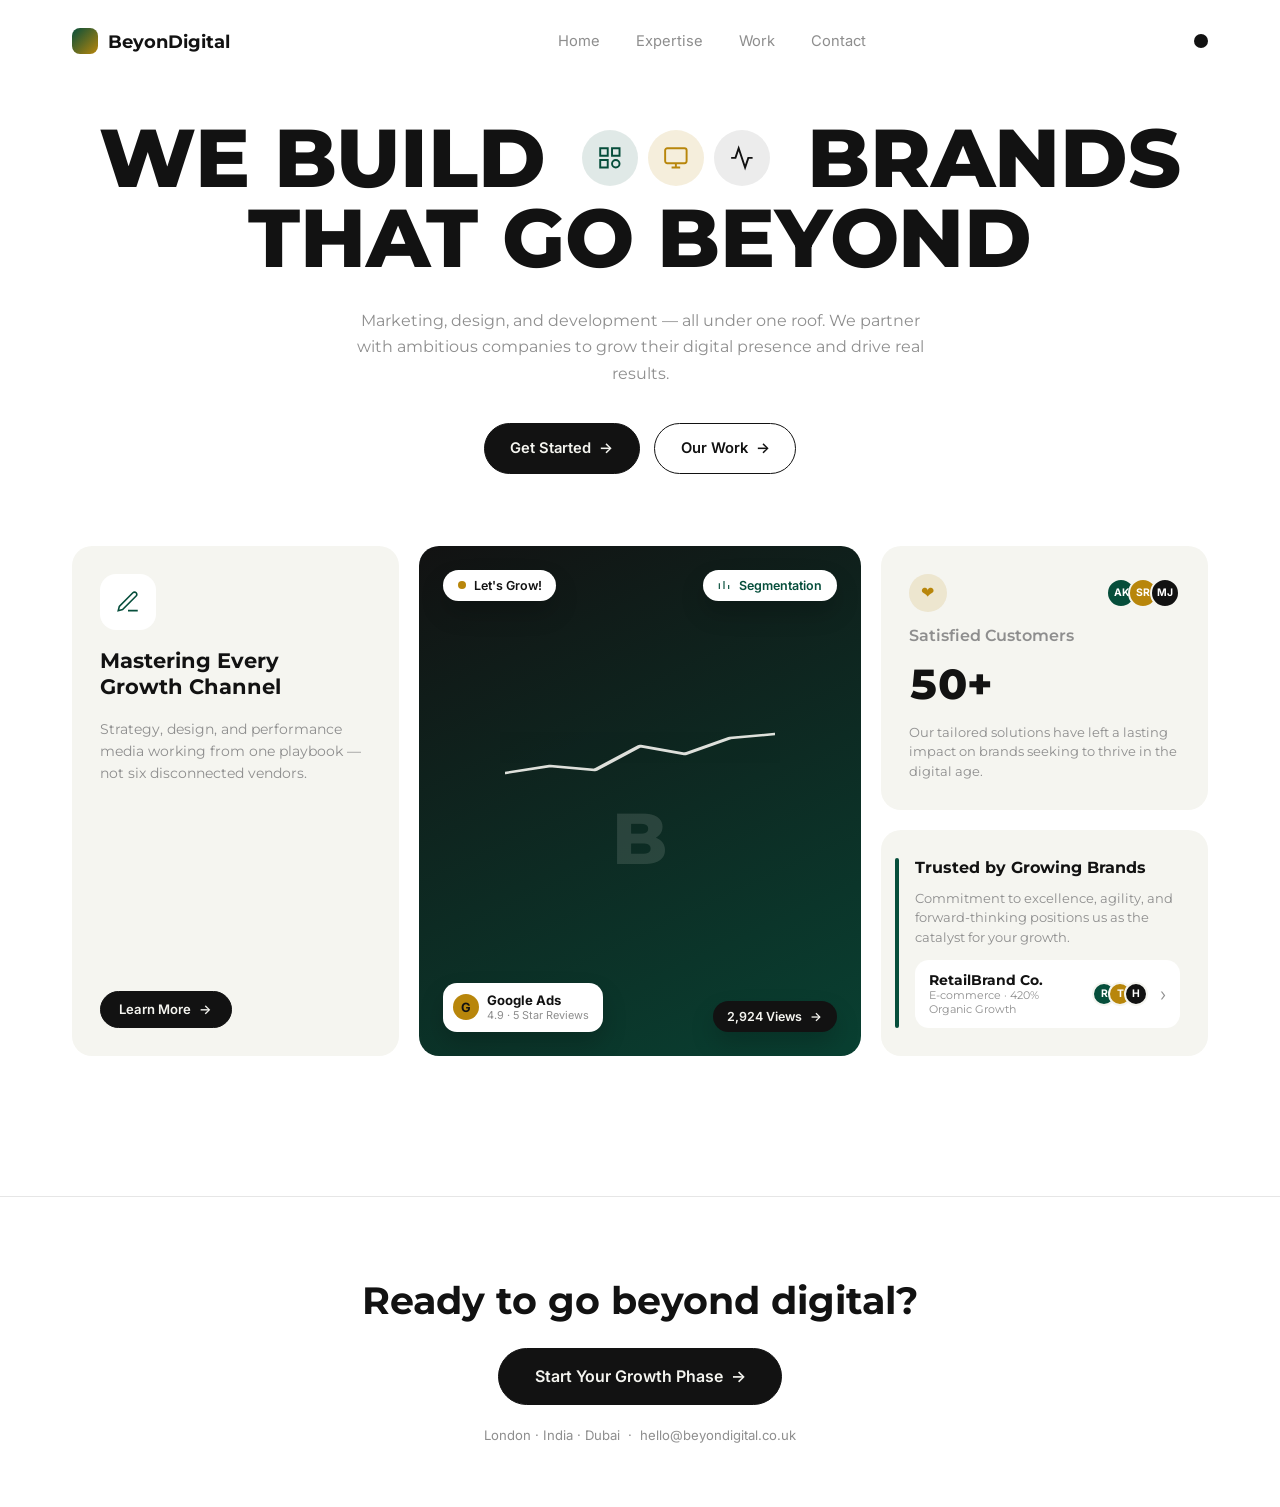
<file: landing.html>
<!DOCTYPE html>
<html lang="en">
<head>
<meta charset="UTF-8" />
<meta name="viewport" content="width=device-width, initial-scale=1.0" />
<title>BeyonDigital — We Build Brands That Go Beyond</title>
<meta name="description" content="BeyonDigital — full-service digital agency. Brand strategy, web design & development, content, and performance marketing under one roof." />

<link rel="preconnect" href="https://fonts.googleapis.com" />
<link rel="preconnect" href="https://fonts.gstatic.com" crossorigin />
<link href="https://fonts.googleapis.com/css2?family=Montserrat:wght@400;500;600;700;800&family=Inter:wght@400;500;600&display=swap" rel="stylesheet" />

<link rel="stylesheet" href="landing.css" />
</head>
<body>

  <!-- ═══════════════ NAV ═══════════════ -->
  <header class="nav">
    <a href="#top" class="nav__brand">
      <span class="nav__mark" aria-hidden="true"></span>
      BeyonDigital
    </a>
    <nav class="nav__links">
      <a href="#top">Home</a>
      <a href="#expertise">Expertise</a>
      <a href="#work">Work</a>
      <a href="#contact">Contact</a>
    </nav>
    <a class="nav__dot" href="#contact" aria-label="Get in touch"></a>
  </header>

  <!-- ═══════════════ HERO ═══════════════ -->
  <section class="hero" id="top">
    <h1 class="hero__headline">
      <span class="hero__line">
        WE BUILD
        <span class="badge-row">
          <span class="badge badge--emerald" title="Brand Strategy">
            <svg viewBox="0 0 24 24" fill="none" stroke="currentColor" stroke-width="1.8"><path d="M3 3h7v7H3zM14 3h7v7h-7zM3 14h7v7H3zM14 17.5a3.5 3.5 0 1 0 7 0 3.5 3.5 0 0 0-7 0z"/></svg>
          </span>
          <span class="badge badge--gold" title="Web Design &amp; Dev">
            <svg viewBox="0 0 24 24" fill="none" stroke="currentColor" stroke-width="1.8"><rect x="2" y="3" width="20" height="14" rx="2"/><path d="M8 21h8M12 17v4"/></svg>
          </span>
          <span class="badge badge--ink" title="Performance Marketing">
            <svg viewBox="0 0 24 24" fill="none" stroke="currentColor" stroke-width="1.8"><path d="M22 12h-4l-3 9L9 3l-3 9H2"/></svg>
          </span>
        </span>
        BRANDS
      </span>
      <span class="hero__line hero__line--full">THAT GO BEYOND</span>
    </h1>

    <p class="hero__sub">
      Marketing, design, and development — all under one roof. We partner with ambitious
      companies to grow their digital presence and drive real results.
    </p>

    <div class="hero__actions">
      <a href="#contact" class="pill pill--fill">Get Started <span class="pill__arrow">→</span></a>
      <a href="#work" class="pill pill--ghost">Our Work <span class="pill__arrow">→</span></a>
    </div>

    <!-- ═══════════════ BENTO GRID ═══════════════ -->
    <div class="grid" id="expertise">

      <!-- Card 1 — capability -->
      <article class="card card--intro">
        <div class="card__icon-blob" aria-hidden="true">
          <svg viewBox="0 0 24 24" fill="none" stroke="currentColor" stroke-width="1.5"><path d="M12 20h9M16.5 3.5a2.121 2.121 0 0 1 3 3L7 19l-4 1 1-4L16.5 3.5z"/></svg>
        </div>
        <h3>Mastering Every<br/>Growth Channel</h3>
        <p>Strategy, design, and performance media working from one playbook — not six disconnected vendors.</p>
        <a href="#work" class="pill pill--fill pill--sm">Learn More <span class="pill__arrow">→</span></a>
      </article>

      <!-- Card 2 — visual mockup panel -->
      <article class="card card--visual" id="work">
        <span class="chip chip--top-left">
          <span class="chip__dot"></span> Let's Grow!
        </span>
        <span class="chip chip--top-right">
          <svg viewBox="0 0 24 24" width="14" height="14" fill="none" stroke="currentColor" stroke-width="2"><path d="M4 19V9M12 19V5M20 19v-7"/></svg>
          Segmentation
        </span>

        <div class="visual__center" aria-hidden="true">
          <svg viewBox="0 0 120 60" preserveAspectRatio="none">
            <polyline points="0,45 20,38 40,42 60,18 80,26 100,10 120,6" fill="none" stroke="#f5f5f0" stroke-width="2.5" stroke-linecap="round" stroke-linejoin="round"/>
          </svg>
          <span class="visual__mark">B</span>
        </div>

        <span class="chip chip--bottom-left">
          <span class="chip__badge">G</span>
          <span>
            <b>Google Ads</b>
            <small>4.9 · 5 Star Reviews</small>
          </span>
        </span>
        <a href="#contact" class="chip chip--bottom-right">2,924 Views <span class="pill__arrow">→</span></a>
      </article>

      <!-- Card 3 — stat -->
      <article class="card card--stat">
        <div class="card__row">
          <span class="stat-icon">❤</span>
          <div class="avatar-stack">
            <span class="avatar avatar--a">AK</span>
            <span class="avatar avatar--b">SR</span>
            <span class="avatar avatar--c">MJ</span>
          </div>
        </div>
        <h3>Satisfied Customers</h3>
        <span class="card__number">50+</span>
        <p>Our tailored solutions have left a lasting impact on brands seeking to thrive in the digital age.</p>
      </article>

      <!-- Card 4 — case study -->
      <article class="card card--case">
        <span class="card__accent"></span>
        <h3>Trusted by Growing Brands</h3>
        <p>Commitment to excellence, agility, and forward-thinking positions us as the catalyst for your growth.</p>
        <a href="#contact" class="case-row">
          <div class="case-row__text">
            <b>RetailBrand Co.</b>
            <small>E-commerce · 420% Organic Growth</small>
          </div>
          <div class="avatar-stack avatar-stack--sm">
            <span class="avatar avatar--a">R</span>
            <span class="avatar avatar--b">T</span>
            <span class="avatar avatar--c">H</span>
          </div>
          <span class="case-row__arrow">›</span>
        </a>
      </article>

    </div>
  </section>

  <!-- ═══════════════ FOOTER / CONTACT ═══════════════ -->
  <footer class="foot" id="contact">
    <p>Ready to go beyond digital?</p>
    <a href="mailto:hello@beyondigital.co.uk" class="pill pill--fill pill--lg">Start Your Growth Phase <span class="pill__arrow">→</span></a>
    <span class="foot__meta">London · India · Dubai &nbsp;·&nbsp; hello@beyondigital.co.uk</span>
  </footer>

</body>
</html>
</file>
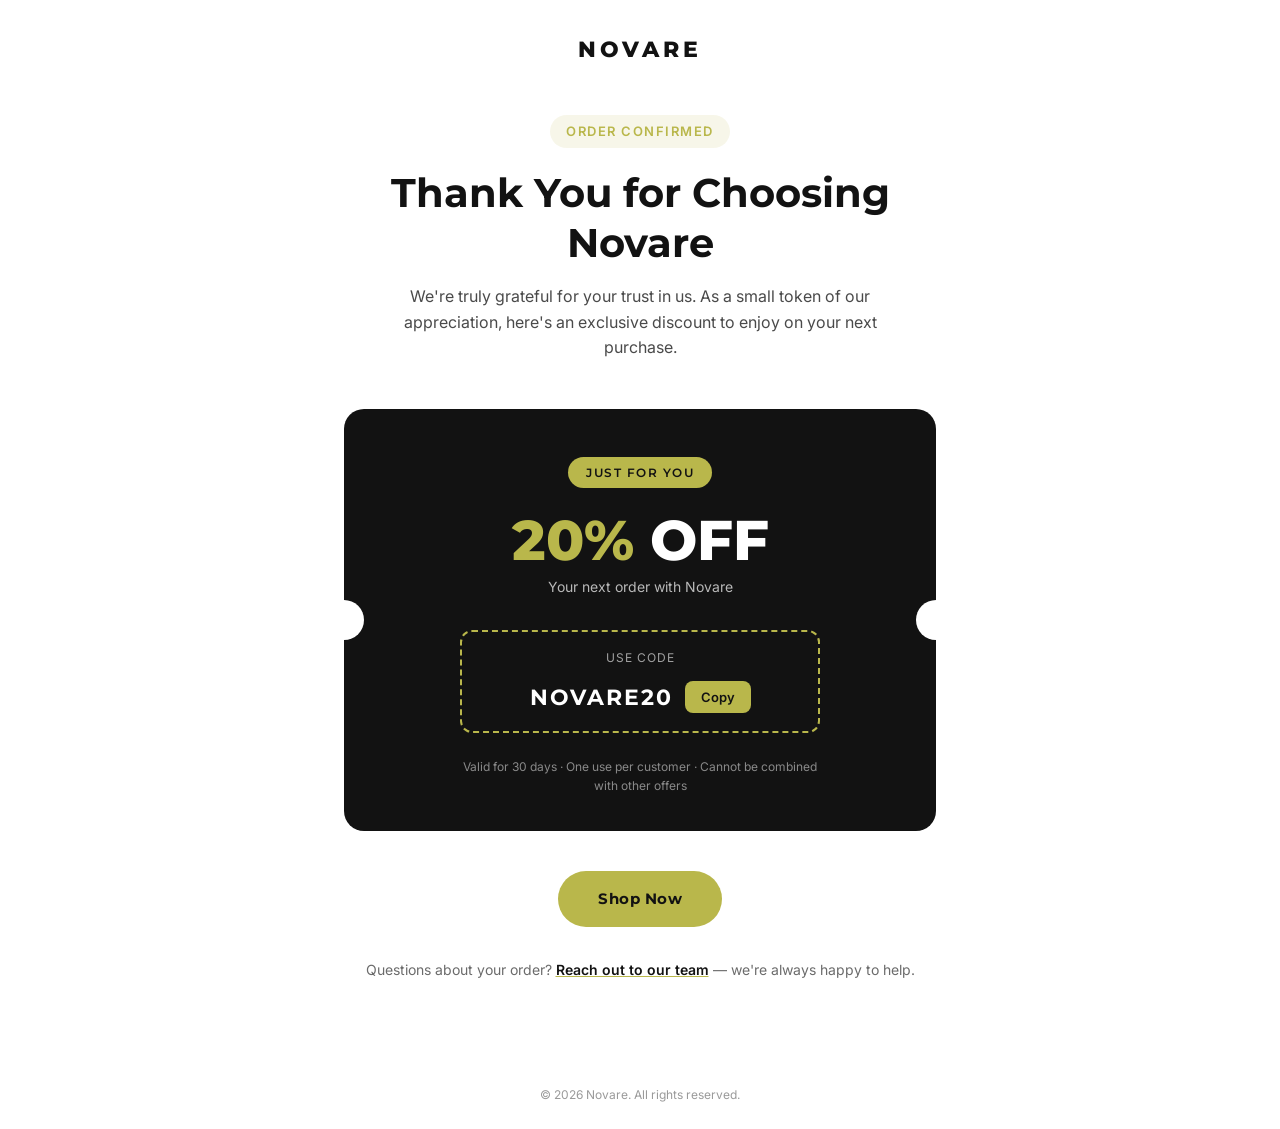
<file: novare-thank-you.html>
<!DOCTYPE html>
<html lang="en">
<head>
<meta charset="UTF-8">
<meta name="viewport" content="width=device-width, initial-scale=1.0">
<title>Thank You | Novare</title>
<link rel="preconnect" href="https://fonts.googleapis.com">
<link rel="preconnect" href="https://fonts.gstatic.com" crossorigin>
<link href="https://fonts.googleapis.com/css2?family=Montserrat:wght@600;700;800&family=Inter:wght@400;500;600&display=swap" rel="stylesheet">
<link rel="stylesheet" href="novare-thank-you.css">
</head>
<body>

<header class="site-header">
  <div class="logo">NOVARE</div>
</header>

<main class="wrapper">

  <section class="hero">
    <span class="eyebrow">Order Confirmed</span>
    <h1>Thank You for Choosing Novare</h1>
    <p class="lead">
      We're truly grateful for your trust in us. As a small token of our appreciation,
      here's an exclusive discount to enjoy on your next purchase.
    </p>
  </section>

  <section class="coupon-card" aria-label="Discount coupon">
    <div class="coupon-card__badge">Just for You</div>
    <p class="coupon-card__discount"><span>20%</span> OFF</p>
    <p class="coupon-card__subtext">Your next order with Novare</p>

    <div class="coupon-code" id="couponCode">
      <span class="coupon-code__label">Use code</span>
      <span class="coupon-code__value">NOVARE20</span>
      <button class="copy-btn" id="copyBtn" type="button" aria-label="Copy coupon code">Copy</button>
    </div>

    <p class="coupon-card__terms">Valid for 30 days · One use per customer · Cannot be combined with other offers</p>
  </section>

  <div class="cta-row">
    <a href="#" class="btn-primary">Shop Now</a>
  </div>

  <section class="footnote">
    <p>Questions about your order? <a href="mailto:support@novare.com">Reach out to our team</a> — we're always happy to help.</p>
  </section>

</main>

<footer class="site-footer">
  <p>&copy; 2026 Novare. All rights reserved.</p>
</footer>

<script>
  const copyBtn = document.getElementById('copyBtn');
  const codeValue = document.querySelector('.coupon-code__value').textContent.trim();

  copyBtn.addEventListener('click', async () => {
    try {
      await navigator.clipboard.writeText(codeValue);
      copyBtn.textContent = 'Copied!';
      copyBtn.classList.add('copy-btn--copied');
      setTimeout(() => {
        copyBtn.textContent = 'Copy';
        copyBtn.classList.remove('copy-btn--copied');
      }, 2000);
    } catch (err) {
      copyBtn.textContent = 'Failed';
    }
  });
</script>

</body>
</html>
</file>
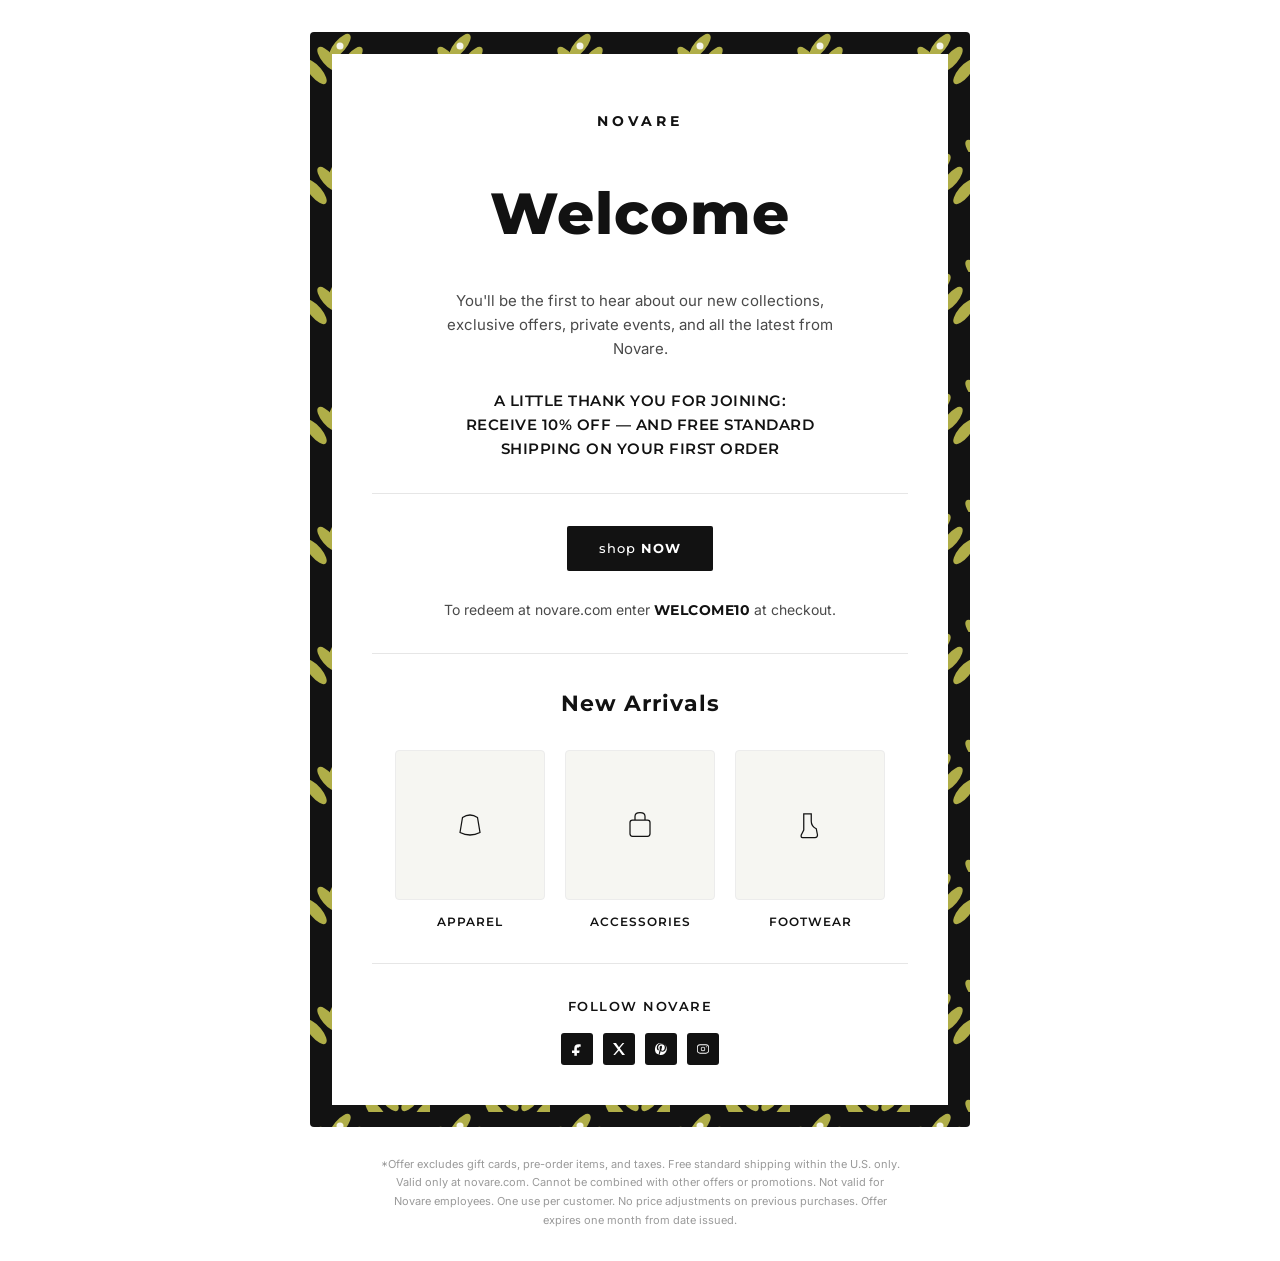
<file: novare-welcome.html>
<!DOCTYPE html>
<html lang="en">
<head>
<meta charset="UTF-8">
<meta name="viewport" content="width=device-width, initial-scale=1.0">
<title>Welcome to Novare</title>
<link rel="preconnect" href="https://fonts.googleapis.com">
<link rel="preconnect" href="https://fonts.gstatic.com" crossorigin>
<link href="https://fonts.googleapis.com/css2?family=Montserrat:wght@500;600;700;800&family=Inter:wght@400;500;600&display=swap" rel="stylesheet">
<link rel="stylesheet" href="novare-welcome.css">
</head>
<body>

<div class="email-wrapper">

  <div class="pattern-frame">
    <div class="card">

      <p class="logo">NOVARE</p>

      <h1 class="welcome">Welcome</h1>

      <p class="lead">
        You'll be the first to hear about our new collections, exclusive offers,
        private events, and all the latest from Novare.
      </p>

      <p class="thank-you">
        A little thank you for joining:<br>
        Receive 10% off &mdash; and free standard shipping on your first order
      </p>

      <hr class="divider">

      <div class="cta-row">
        <a href="#" class="btn-shop"><span>shop</span> NOW</a>
      </div>

      <p class="redeem">
        To redeem at novare.com enter <span class="code">WELCOME10</span> at checkout.
      </p>

      <hr class="divider">

      <h2 class="section-title">New Arrivals</h2>

      <div class="arrivals">
        <div class="arrival">
          <div class="arrival__swatch" aria-hidden="true">
            <svg viewBox="0 0 64 64" width="40" height="40">
              <path d="M16 44 L20 20 Q32 12 44 20 L48 44 Q32 52 16 44 Z" fill="none" stroke="#121212" stroke-width="2"/>
            </svg>
          </div>
          <p class="arrival__label">Apparel</p>
        </div>
        <div class="arrival">
          <div class="arrival__swatch" aria-hidden="true">
            <svg viewBox="0 0 64 64" width="40" height="40">
              <rect x="16" y="24" width="32" height="26" rx="4" fill="none" stroke="#121212" stroke-width="2"/>
              <path d="M24 24 V18 Q24 12 32 12 Q40 12 40 18 V24" fill="none" stroke="#121212" stroke-width="2"/>
            </svg>
          </div>
          <p class="arrival__label">Accessories</p>
        </div>
        <div class="arrival">
          <div class="arrival__swatch" aria-hidden="true">
            <svg viewBox="0 0 64 64" width="40" height="40">
              <path d="M22 14 H34 V26 Q34 34 42 38 L44 48 Q44 52 40 52 H20 Q17 52 18 48 L22 40 Q22 32 22 26 Z" fill="none" stroke="#121212" stroke-width="2"/>
            </svg>
          </div>
          <p class="arrival__label">Footwear</p>
        </div>
      </div>

      <hr class="divider">

      <p class="follow-label">Follow Novare</p>
      <div class="social-row">
        <a href="#" class="social-icon" aria-label="Facebook">
          <svg viewBox="0 0 24 24" width="16" height="16"><path fill="currentColor" d="M15 8.5h2.5V5.2c-.4-.06-1.9-.2-3.6-.2-3.6 0-6 2.2-6 6.2v3.1H4.5v3.7H8V22h3.8v-4h3.5l.6-3.7h-4.1v-2.7c0-1.1.3-1.9 1.9-1.9H15V8.5z"/></svg>
        </a>
        <a href="#" class="social-icon" aria-label="X / Twitter">
          <svg viewBox="0 0 24 24" width="16" height="16"><path fill="currentColor" d="M3 3l7.4 9.9L3.4 21h2.6l6-6.7 4.8 6.7H21l-7.7-10.3L20 3h-2.6l-5.5 6.2L7.5 3H3z"/></svg>
        </a>
        <a href="#" class="social-icon" aria-label="Pinterest">
          <svg viewBox="0 0 24 24" width="16" height="16"><path fill="currentColor" d="M12 3a9 9 0 0 0-3.3 17.4c0-.7 0-1.6.2-2.4l1.4-6s-.4-.7-.4-1.8c0-1.7.9-2.9 2.1-2.9 1 0 1.5.7 1.5 1.6 0 1-.6 2.4-1 3.8-.3 1.1.6 2 1.7 2 2 0 3.5-2.1 3.5-5.2 0-2.7-2-4.6-4.8-4.6-3.3 0-5.2 2.4-5.2 4.9 0 1 .4 2 .9 2.6.1.1.1.2.1.3l-.3 1.3c0 .2-.2.3-.4.2-1.4-.6-2.3-2.6-2.3-4.2 0-3.4 2.5-6.6 7.2-6.6 3.8 0 6.7 2.7 6.7 6.2 0 3.7-2.3 6.7-5.6 6.7-1.1 0-2.1-.6-2.5-1.2l-.7 2.6c-.2 1-.9 2.2-1.3 3A9 9 0 1 0 12 3z"/></svg>
        </a>
        <a href="#" class="social-icon" aria-label="Instagram">
          <svg viewBox="0 0 24 24" width="16" height="16"><path fill="currentColor" d="M12 8.6a3.4 3.4 0 1 0 0 6.8 3.4 3.4 0 0 0 0-6.8zm0 5.6a2.2 2.2 0 1 1 0-4.4 2.2 2.2 0 0 1 0 4.4zm4.4-9.2H7.6A4.6 4.6 0 0 0 3 9.6v4.8A4.6 4.6 0 0 0 7.6 19h8.8a4.6 4.6 0 0 0 4.6-4.6V9.6A4.6 4.6 0 0 0 16.4 5zm3.4 9.4a3.4 3.4 0 0 1-3.4 3.4H7.6a3.4 3.4 0 0 1-3.4-3.4V9.6a3.4 3.4 0 0 1 3.4-3.4h8.8a3.4 3.4 0 0 1 3.4 3.4v4.8zM17 7.7a.8.8 0 1 0 0 1.6.8.8 0 0 0 0-1.6z"/></svg>
        </a>
      </div>

    </div>
  </div>

  <p class="disclaimer">
    *Offer excludes gift cards, pre-order items, and taxes. Free standard shipping within the U.S. only.
    Valid only at novare.com. Cannot be combined with other offers or promotions. Not valid for Novare
    employees. One use per customer. No price adjustments on previous purchases. Offer expires one
    month from date issued.
  </p>

</div>

</body>
</html>
</file>
<file: styles.css>
/* ══════════════════════════════════════════
   BeyonDigital — styles.css
   Palette:
     Ivory    #f5f5f0  (bg)
     Charcoal #121212  (text/accent)
     Emerald  #064E3B
     Gold     #b8860b
     Grey     #8e8e8e
══════════════════════════════════════════ */

*, *::before, *::after { box-sizing: border-box; margin: 0; padding: 0; }

:root {
  --ivory:    #f5f5f0;
  --charcoal: #121212;
  --emerald:  #064E3B;
  --gold:     #b8860b;
  --grey:     #8e8e8e;

  --font-head: 'Playfair Display', serif;
  --font-body: 'Montserrat', sans-serif;
  --font-cta:  'Inter', sans-serif;

  --ease-out:    cubic-bezier(0.16, 1, 0.3, 1);
  --ease-spring: cubic-bezier(0.34, 1.56, 0.64, 1);
  --radius: 4px;
}

html { scroll-behavior: smooth; }

body {
  font-family: var(--font-body);
  background: var(--ivory);
  color: var(--charcoal);
  cursor: none;
  overflow-x: hidden;
}

a { text-decoration: none; color: inherit; }
ul { list-style: none; }
img { display: block; max-width: 100%; }

/* ══════════════════════════════════════════
   SCROLL PROGRESS BAR
══════════════════════════════════════════ */
#scroll-progress {
  position: fixed;
  top: 0; left: 0;
  height: 2px;
  width: 0%;
  background: linear-gradient(90deg, var(--emerald), var(--gold));
  z-index: 9999;
  transition: width 0.1s linear;
  pointer-events: none;
}

/* ── Custom dual-speed cursor (fast dot + trailing morph ring) ── */
.cursor-dot {
  pointer-events: none;
  position: fixed;
  top: 0; left: 0;
  width: 7px; height: 7px;
  border-radius: 50%;
  background: var(--charcoal);
  z-index: 10000;
  will-change: transform;
  transition: width 0.25s var(--ease-spring), height 0.25s var(--ease-spring), background 0.25s;
}
.cursor-dot--hidden { width: 0; height: 0; }

.cursor-ring {
  pointer-events: none;
  position: fixed;
  top: 0; left: 0;
  width: 40px; height: 40px;
  margin: -20px 0 0 -20px;
  border-radius: 50%;
  border: 1px solid rgba(18,18,18,0.32);
  background: radial-gradient(circle, rgba(6,78,59,0.10) 0%, transparent 72%);
  z-index: 9999;
  display: flex;
  align-items: center;
  justify-content: center;
  will-change: transform;
  transition: width 0.4s var(--ease-spring), height 0.4s var(--ease-spring), margin 0.4s var(--ease-spring), background 0.4s, border-color 0.4s;
}
.cursor-ring--hover {
  width: 62px; height: 62px; margin: -31px 0 0 -31px;
  border-color: var(--charcoal);
  background: rgba(18,18,18,0.06);
}
.cursor-ring--view {
  width: 92px; height: 92px; margin: -46px 0 0 -46px;
  border-color: var(--emerald);
  background: var(--emerald);
}
.cursor-ring__label {
  font-family: var(--font-cta);
  font-size: 0.62rem;
  font-weight: 600;
  letter-spacing: 0.14em;
  text-transform: uppercase;
  color: var(--ivory);
  opacity: 0;
  transform: scale(0.6);
  transition: opacity 0.25s, transform 0.25s;
  white-space: nowrap;
}
.cursor-ring--view .cursor-ring__label { opacity: 1; transform: scale(1); }

/* ── Buttons ── */
.btn {
  display: inline-block;
  font-family: var(--font-cta);
  font-size: 0.8rem;
  font-weight: 600;
  letter-spacing: 0.12em;
  text-transform: uppercase;
  padding: 0.85rem 2rem;
  border-radius: var(--radius);
  transition: all 0.35s var(--ease-spring);
  cursor: none;
  will-change: transform;
}
.btn--primary {
  background: var(--charcoal);
  color: var(--ivory);
  border: 1.5px solid var(--charcoal);
}
.btn--primary:hover {
  background: var(--emerald);
  border-color: var(--emerald);
  transform: translateY(-3px) scale(1.03);
  box-shadow: 0 12px 28px rgba(6,78,59,0.28);
}
.btn--ghost {
  background: transparent;
  color: var(--charcoal);
  border: 1.5px solid rgba(18,18,18,0.3);
}
.btn--ghost:hover {
  border-color: var(--charcoal);
  background: rgba(18,18,18,0.05);
  transform: translateY(-3px) scale(1.03);
}
.btn--large {
  font-size: 0.9rem;
  padding: 1.1rem 2.8rem;
}

/* ══════════════════════════════════════════
   NAV
══════════════════════════════════════════ */
.nav {
  position: fixed;
  top: 0; left: 0; right: 0;
  z-index: 1000;
  display: flex;
  align-items: center;
  justify-content: space-between;
  padding: 1.6rem 4vw;
  transition: background 0.4s, padding 0.4s, box-shadow 0.4s;
}
.nav--scrolled {
  background: rgba(245,245,240,0.92);
  backdrop-filter: blur(14px);
  padding: 1rem 4vw;
  box-shadow: 0 1px 0 rgba(18,18,18,0.08);
}

.nav__logo {
  font-family: var(--font-head);
  font-size: 1.3rem;
  font-weight: 700;
  letter-spacing: 0.04em;
  color: var(--charcoal);
}

.nav__links {
  display: flex;
  gap: 2.5rem;
  align-items: center;
}
.nav__links a {
  font-family: var(--font-cta);
  font-size: 0.78rem;
  font-weight: 500;
  letter-spacing: 0.1em;
  text-transform: uppercase;
  color: var(--grey);
  transition: color 0.25s;
  position: relative;
}
.nav__links a:not(.nav__cta)::after {
  content: '';
  position: absolute;
  bottom: -3px; left: 0;
  width: 0; height: 1px;
  background: var(--emerald);
  transition: width 0.3s var(--ease-out);
}
.nav__links a:not(.nav__cta):hover::after { width: 100%; }
.nav__links a:hover { color: var(--charcoal); }
.nav__cta {
  border: 1.5px solid var(--charcoal) !important;
  color: var(--charcoal) !important;
  padding: 0.5rem 1.2rem;
  border-radius: var(--radius);
  transition: background 0.25s, color 0.25s !important;
}
.nav__cta:hover {
  background: var(--charcoal) !important;
  color: var(--ivory) !important;
}

/* Hamburger */
.nav__hamburger {
  display: none;
  flex-direction: column;
  gap: 5px;
  background: none;
  border: none;
  cursor: none;
  padding: 4px;
}
.nav__hamburger span {
  display: block;
  width: 22px; height: 1.5px;
  background: var(--charcoal);
  transition: transform 0.3s, opacity 0.3s;
}
.nav__hamburger.open span:nth-child(1) { transform: rotate(45deg) translate(4.7px, 4.7px); }
.nav__hamburger.open span:nth-child(2) { opacity: 0; }
.nav__hamburger.open span:nth-child(3) { transform: rotate(-45deg) translate(4.7px, -4.7px); }

/* Drawer */
.nav__drawer {
  position: fixed;
  inset: 0;
  background: var(--ivory);
  z-index: 999;
  display: flex;
  align-items: center;
  justify-content: center;
  transform: translateX(100%);
  transition: transform 0.4s var(--ease-out);
}
.nav__drawer.open { transform: translateX(0); }
.nav__drawer ul { display: flex; flex-direction: column; gap: 2.5rem; text-align: center; }
.nav__drawer a {
  font-family: var(--font-head);
  font-size: 2rem;
  font-weight: 600;
  color: var(--charcoal);
  transition: color 0.25s;
}
.nav__drawer a:hover { color: var(--emerald); }

/* ══════════════════════════════════════════
   HERO — 50:50 SPLIT
══════════════════════════════════════════ */
.hero {
  min-height: 100svh;
  display: grid;
  grid-template-columns: 1fr 1fr;
}

/* LEFT */
.hero__visual {
  position: relative;
  overflow: hidden;
  background: #e8e8e2;
}

/* Ambient morphing blobs — signature motion accent */
.blob {
  position: absolute;
  border-radius: 50%;
  filter: blur(60px);
  opacity: 0.4;
  z-index: 0;
  pointer-events: none;
  will-change: transform, border-radius;
}
.blob--a {
  width: 340px; height: 340px;
  top: -60px; left: -60px;
  background: radial-gradient(circle at 30% 30%, var(--emerald), transparent 70%);
  animation: blobMove 15s ease-in-out infinite;
}
.blob--b {
  width: 260px; height: 260px;
  bottom: -40px; right: -20px;
  background: radial-gradient(circle at 60% 40%, var(--gold), transparent 70%);
  animation: blobMove 19s ease-in-out infinite reverse;
}
.blob--cta {
  width: 420px; height: 420px;
  top: 50%; left: 50%;
  transform: translate(-50%, -50%);
  background: radial-gradient(circle at 40% 40%, var(--gold), transparent 70%);
  opacity: 0.14;
  animation: blobMove 20s ease-in-out infinite;
}
@keyframes blobMove {
  0%, 100% { transform: translate(0, 0) scale(1); border-radius: 50% 50% 50% 50%; }
  33%      { transform: translate(28px, -22px) scale(1.08); border-radius: 62% 38% 55% 45%; }
  66%      { transform: translate(-22px, 26px) scale(0.94); border-radius: 45% 55% 40% 60%; }
}
.blob--cta { animation-name: blobMoveCta; }
@keyframes blobMoveCta {
  0%, 100% { transform: translate(-50%, -50%) scale(1); border-radius: 50%; }
  33%      { transform: translate(-54%, -46%) scale(1.06); border-radius: 58% 42% 55% 45%; }
  66%      { transform: translate(-46%, -54%) scale(0.95); border-radius: 45% 55% 42% 58%; }
}
@media (prefers-reduced-motion: reduce) {
  .blob { animation: none; }
}
.hero__visual::after {
  content: '';
  position: absolute;
  inset: 0;
  z-index: 1;
  pointer-events: none;
  background: linear-gradient(
    to right,
    transparent 30%,
    rgba(245,245,240,0.60) 60%,
    rgba(245,245,240,1.00) 100%
  );
}

.hero__image-wrap {
  width: 100%; height: 100%;
  overflow: hidden;
  transition: transform 0.7s var(--ease-out);
  position: relative;
  z-index: 1;
}
.hero__visual:hover .hero__image-wrap { transform: scale(1.04); }

.hero__image-inner {
  width: 100%;
  height: 100%;
  display: flex;
  align-items: center;
  justify-content: center;
  position: relative;
  animation: floatPanel 6s ease-in-out infinite;
  perspective: 1000px;
}

@keyframes floatPanel {
  0%, 100% { transform: translateY(0px); }
  50%       { transform: translateY(-10px); }
}

.hero__deco-dot {
  position: absolute;
  width: 10px; height: 10px;
  background: var(--gold);
  border-radius: 50%;
  top: 28%; right: 22%;
  animation: floatPanel 4s ease-in-out infinite reverse;
}

/* CSS mockup cards */
.hero__mockup {
  position: relative;
  width: 300px;
  height: 360px;
  transform-style: preserve-3d;
  transition: transform 0.4s var(--ease-out);
}
.mockup__card {
  position: absolute;
  background: #fff;
  border-radius: 12px;
  padding: 18px;
  box-shadow: 0 12px 40px rgba(18,18,18,0.10);
  transform-style: preserve-3d;
}
.mockup__card--1 {
  top: 0; left: 0;
  width: 220px;
  display: flex;
  flex-direction: column;
  gap: 10px;
  transform: translateZ(10px);
}
.mockup__card--2 {
  top: 110px; right: 0;
  width: 160px;
  transform: translateZ(24px);
}
.mockup__card--3 {
  bottom: 0; left: 16px;
  width: 200px;
  display: flex;
  flex-direction: column;
  gap: 8px;
  transform: translateZ(38px);
}

.mockup__bar { height: 8px; background: #e8e8e2; border-radius: 4px; }
.mockup__bar--short { width: 55%; }
.mockup__bar--med   { width: 70%; margin-top: 10px; }

.mockup__avatar {
  width: 28px; height: 28px;
  border-radius: 50%;
  background: linear-gradient(135deg, var(--emerald), var(--gold));
  margin-top: 4px;
}
.mockup__img-block {
  width: 100%; height: 72px;
  border-radius: 6px;
  background: linear-gradient(135deg, #e0ede8 0%, #d4c9a8 100%);
}

.mockup__stat { display: flex; flex-direction: column; gap: 2px; }
.mockup__stat-num {
  font-family: var(--font-head);
  font-size: 1.5rem;
  font-weight: 700;
  color: var(--charcoal);
}
.mockup__stat-label {
  font-size: 0.65rem;
  letter-spacing: 0.08em;
  text-transform: uppercase;
  color: var(--grey);
  font-family: var(--font-cta);
}
.mockup__sparkline { height: 30px; }
.mockup__sparkline svg { width: 100%; height: 100%; }

/* RIGHT */
.hero__content {
  display: flex;
  flex-direction: column;
  justify-content: center;
  padding: 10vh 7vw 10vh 6vw;
}

.hero__eyebrow {
  font-family: var(--font-cta);
  font-size: 0.72rem;
  font-weight: 500;
  letter-spacing: 0.18em;
  text-transform: uppercase;
  color: var(--grey);
  margin-bottom: 1.6rem;
  display: flex;
  align-items: center;
  gap: 0.6rem;
}
.hero__eyebrow::before {
  content: '';
  display: block;
  width: 28px; height: 1px;
  background: var(--gold);
}

.hero__headline {
  font-family: var(--font-head);
  font-size: clamp(2.8rem, 4.5vw, 5rem);
  line-height: 1.05;
  font-weight: 700;
  color: var(--charcoal);
  margin-bottom: 1.6rem;
}
.hero__headline em {
  font-style: italic;
  color: var(--emerald);
}

.hero__sub {
  font-size: 0.95rem;
  line-height: 1.75;
  color: var(--grey);
  max-width: 400px;
  margin-bottom: 2.4rem;
  font-weight: 300;
}

.hero__actions {
  display: flex;
  gap: 1rem;
  flex-wrap: wrap;
  margin-bottom: 3.5rem;
}

/* Social proof row */
.hero__proof {
  display: flex;
  align-items: center;
  gap: 1.6rem;
  padding-top: 2.2rem;
  border-top: 1px solid rgba(18,18,18,0.09);
}
.proof__item { display: flex; flex-direction: column; gap: 3px; }
.proof__num {
  font-family: var(--font-head);
  font-size: 1.5rem;
  font-weight: 700;
  color: var(--charcoal);
  transition: color 0.3s;
}
.proof__label {
  font-size: 0.68rem;
  letter-spacing: 0.08em;
  text-transform: uppercase;
  color: var(--grey);
  font-family: var(--font-cta);
}
.proof__divider {
  width: 1px; height: 32px;
  background: rgba(18,18,18,0.12);
}

/* ══════════════════════════════════════════
   MARQUEE
══════════════════════════════════════════ */
.marquee-strip {
  border-top: 1px solid rgba(18,18,18,0.09);
  border-bottom: 1px solid rgba(18,18,18,0.09);
  padding: 1.1rem 0;
  overflow: hidden;
  background: var(--charcoal);
}
.marquee-track {
  display: flex;
  gap: 1.5rem;
  white-space: nowrap;
  animation: marquee 28s linear infinite;
  transition: animation-duration 0.5s ease;
}
.marquee-track span {
  font-family: var(--font-cta);
  font-size: 0.72rem;
  letter-spacing: 0.16em;
  text-transform: uppercase;
  color: rgba(245,245,240,0.55);
  flex-shrink: 0;
  transition: color 0.3s;
}
.marquee-track span:not(.dot):hover { color: var(--gold); }
.marquee-track .dot { color: var(--gold); }

@keyframes marquee {
  from { transform: translateX(0); }
  to   { transform: translateX(-50%); }
}

/* ══════════════════════════════════════════
   SECTION COMMON
══════════════════════════════════════════ */
.section-header {
  position: relative;
  margin-bottom: 4rem;
  padding-top: 2.5rem;
  transition: opacity 0.7s var(--ease-out);
}
.section-header::before {
  content: '';
  position: absolute;
  top: 0; left: 0;
  width: 100%; height: 1px;
  background: rgba(18,18,18,0.09);
}
.section-header::after {
  content: '';
  position: absolute;
  top: 0; left: 0;
  height: 1px; width: 0;
  background: linear-gradient(90deg, var(--emerald), var(--gold));
  transition: width 1.2s var(--ease-out) 0.15s;
}
.section-header.is-visible::after { width: 100%; }
.section-tag {
  font-family: var(--font-cta);
  font-size: 0.7rem;
  letter-spacing: 0.18em;
  text-transform: uppercase;
  color: var(--gold);
  display: block;
  margin-bottom: 1rem;
}
.section-title {
  font-family: var(--font-head);
  font-size: clamp(2rem, 3.5vw, 3.2rem);
  line-height: 1.12;
  font-weight: 700;
  color: var(--charcoal);
  overflow: hidden;
}
.section-title em { font-style: italic; color: var(--emerald); }

/* Word-by-word reveal */
.word-reveal {
  display: inline-block;
  opacity: 0;
  transform: translateY(28px) rotate(2deg);
  animation: wordRevealIn 0.6s var(--ease-spring) forwards;
  animation-delay: var(--d, 0ms);
}
@keyframes wordRevealIn {
  to { opacity: 1; transform: translateY(0) rotate(0deg); }
}

/* ══════════════════════════════════════════
   SCROLL REVEAL SYSTEM (replaces AOS)
══════════════════════════════════════════ */
.reveal-card, .reveal-fade {
  transition: opacity 0.8s var(--ease-spring), transform 0.8s var(--ease-spring);
}
.js-ready .reveal-card,
.js-ready .reveal-fade,
.js-ready .section-header { opacity: 0; }
.js-ready .reveal-card { transform: translateY(44px) rotate(1.2deg) scale(0.97); }
.js-ready .reveal-fade { transform: translateY(28px); }

.reveal-card.is-visible,
.reveal-fade.is-visible { opacity: 1 !important; transform: none !important; }
.section-header.is-visible { opacity: 1 !important; }

/* Staggered entrance per grid */
.services__grid .reveal-card:nth-child(1) { transition-delay: 0ms; }
.services__grid .reveal-card:nth-child(2) { transition-delay: 90ms; }
.services__grid .reveal-card:nth-child(3) { transition-delay: 180ms; }
.services__grid .reveal-card:nth-child(4) { transition-delay: 270ms; }
.work__grid .reveal-card:nth-child(1) { transition-delay: 0ms; }
.work__grid .reveal-card:nth-child(2) { transition-delay: 120ms; }
.work__grid .reveal-card:nth-child(3) { transition-delay: 240ms; }

/* Curtain reveal on work images, synced to card entrance */
.work-card__image {
  transition: transform 0.65s var(--ease-out), clip-path 1s var(--ease-out) 0.1s;
}
.js-ready .work-card .work-card__image { clip-path: inset(100% 0 0 0); }
.work-card.is-visible .work-card__image { clip-path: inset(0 0 0 0); }

/* ══════════════════════════════════════════
   SERVICES
══════════════════════════════════════════ */
.services {
  padding: 9rem 8vw;
}
.services__grid {
  display: grid;
  grid-template-columns: repeat(auto-fit, minmax(240px, 1fr));
  gap: 1.5px;
  background: rgba(18,18,18,0.09);
  border: 1.5px solid rgba(18,18,18,0.09);
}

.service-card {
  background: var(--ivory);
  padding: 2.8rem 2.4rem;
  position: relative;
  overflow: hidden;
  transition: background 0.3s;
}

/* Emerald wipe line on hover */
.service-card::before {
  content: '';
  position: absolute;
  bottom: 0; left: 0;
  width: 0; height: 2px;
  background: linear-gradient(90deg, var(--emerald), var(--gold));
  transition: width 0.45s var(--ease-out);
}
.service-card:hover::before,
.service-card.card-active::before { width: 100%; }

/* Subtle emerald tint on hover */
.service-card::after {
  content: '';
  position: absolute;
  inset: 0;
  background: linear-gradient(135deg, rgba(6,78,59,0.04) 0%, transparent 60%);
  opacity: 0;
  transition: opacity 0.4s;
}
.service-card:hover::after { opacity: 1; }
.service-card:hover { background: #efefe9; }

.service-card__num {
  font-family: var(--font-head);
  font-size: 0.75rem;
  color: var(--gold);
  letter-spacing: 0.12em;
  margin-bottom: 1.4rem;
}
.service-card__icon {
  width: 32px; height: 32px;
  color: var(--emerald);
  margin-bottom: 1.2rem;
  transition: transform 0.4s var(--ease-spring);
}
.service-card:hover .service-card__icon { transform: scale(1.2) rotate(-6deg); }
.service-card__icon svg { width: 100%; height: 100%; }
.service-card h3 {
  font-family: var(--font-head);
  font-size: 1.15rem;
  font-weight: 600;
  margin-bottom: 0.8rem;
  color: var(--charcoal);
}
.service-card p {
  font-size: 0.85rem;
  line-height: 1.7;
  color: var(--grey);
  font-weight: 300;
}

/* ══════════════════════════════════════════
   WORK
══════════════════════════════════════════ */
.work {
  padding: 0 8vw 9rem;
}
.work__grid {
  display: grid;
  grid-template-columns: 1fr 1fr 1fr;
  grid-template-rows: auto auto;
  gap: 1.2rem;
}
.work-card {
  display: flex;
  flex-direction: column;
  overflow: hidden;
  border-radius: var(--radius);
}

.work-card__image {
  position: relative;
  overflow: hidden;
  flex: 1;
  min-height: 220px;
}
.work-card--tall .work-card__image { min-height: 480px; }

.work-card__image--a { background: linear-gradient(140deg, #c8ddd4 0%, #8ab4a2 100%); }
.work-card__image--b { background: linear-gradient(140deg, #d4c8a8 0%, #b8981e 100%); }
.work-card__image--c { background: linear-gradient(140deg, #c4c4c8 0%, #7a7a8a 100%); }

.work-card__image::after {
  content: '';
  position: absolute;
  inset: 0;
  background: linear-gradient(to bottom, transparent 50%, rgba(18,18,18,0.22) 100%);
  transition: opacity 0.4s;
}
.work-card:hover .work-card__image::after { opacity: 0.7; }

.work-card__overlay {
  position: absolute;
  top: 1.2rem; left: 1.2rem;
  z-index: 1;
}

.work-card:hover .work-card__image { transform: scale(1.06); }

.work-card__body {
  padding: 1.4rem 1.6rem;
  background: var(--charcoal);
  transition: padding 0.35s var(--ease-out), background 0.3s;
}
.work-card:hover .work-card__body {
  background: #1a1a1a;
  padding-top: 1.8rem;
}
.work-card__body h3 {
  font-family: var(--font-head);
  font-size: 1.05rem;
  font-weight: 600;
  color: var(--ivory);
  margin-bottom: 0.3rem;
}
.work-card__body p {
  font-size: 0.8rem;
  color: rgba(245,245,240,0.55);
  margin-bottom: 0.7rem;
  font-weight: 300;
}
.work-card__tag {
  font-family: var(--font-cta);
  font-size: 0.62rem;
  letter-spacing: 0.1em;
  text-transform: uppercase;
  color: var(--gold);
}

/* ══════════════════════════════════════════
   TESTIMONIAL
══════════════════════════════════════════ */
.testimonial__viewport {
  max-width: 1200px;
  margin: 0 auto;
  overflow-x: auto;
  overflow-y: hidden;
  cursor: grab;
  scrollbar-width: none;
  -ms-overflow-style: none;
  /* Fade edges so the auto-scrolling ticker reads as an infinite loop */
  mask-image: linear-gradient(to right, transparent 0, #000 40px, #000 calc(100% - 40px), transparent 100%);
  -webkit-mask-image: linear-gradient(to right, transparent 0, #000 40px, #000 calc(100% - 40px), transparent 100%);
}
.testimonial__viewport::-webkit-scrollbar { display: none; }
.testimonial__viewport.dragging { cursor: grabbing; }
.testimonial__track {
  display: flex;
  gap: 2rem;
  width: max-content;
  padding: 0 40px;
}
.testimonial__card {
  background: var(--ivory);
  border: 1.5px solid rgba(18,18,18,0.08);
  border-radius: var(--radius);
  padding: 2.8rem 2.4rem;
  width: min(400px, 86vw);
  flex-shrink: 0;
  display: flex;
  flex-direction: column;
  gap: 1.2rem;
  position: relative;
  overflow: hidden;
  transition: transform 0.35s var(--ease-out), box-shadow 0.35s;
}
.testimonial__card:hover {
  transform: translateY(-6px);
  box-shadow: 0 20px 48px rgba(18,18,18,0.08);
}
.testimonial__card::before {
  content: '';
  position: absolute;
  bottom: 0; left: 0;
  width: 0; height: 2px;
  background: linear-gradient(90deg, var(--emerald), var(--gold));
  transition: width 0.45s var(--ease-out);
}
.testimonial__card:hover::before { width: 100%; }

.testimonial__quote-mark {
  font-family: var(--font-head);
  font-size: 4rem;
  line-height: 0.6;
  color: var(--emerald);
  opacity: 0.25;
}
.testimonial__card blockquote {
  font-family: var(--font-head);
  font-size: 1.05rem;
  font-style: italic;
  line-height: 1.65;
  color: var(--charcoal);
  flex: 1;
}
.testimonial__card cite {
  display: flex;
  flex-direction: column;
  gap: 4px;
  font-style: normal;
  border-top: 1px solid rgba(18,18,18,0.08);
  padding-top: 1.2rem;
}
.cite__name {
  font-family: var(--font-cta);
  font-size: 0.85rem;
  font-weight: 600;
  color: var(--charcoal);
}
.cite__role {
  font-family: var(--font-cta);
  font-size: 0.75rem;
  color: var(--grey);
}

/* ══════════════════════════════════════════
   CTA BAND
══════════════════════════════════════════ */
.cta-band {
  background: var(--ivory);
  padding: 7rem 8vw;
  margin-top: 4rem;
  position: relative;
  overflow: hidden;
}
.cta-band::before {
  content: '';
  position: absolute;
  inset: 0;
  background-image:
    radial-gradient(circle at 20% 50%, rgba(184,134,11,0.18) 0%, transparent 50%),
    radial-gradient(circle at 80% 20%, rgba(6,78,59,0.06) 0%, transparent 40%);
  pointer-events: none;
  z-index: 0;
}
.cta-band::after {
  content: '';
  position: absolute;
  width: 500px; height: 500px;
  border-radius: 50%;
  border: 1px solid rgba(184,134,11,0.15);
  top: 50%; left: 50%;
  transform: translate(-50%, -50%);
  animation: orbSpin 18s linear infinite;
  pointer-events: none;
  z-index: 0;
}
@keyframes orbSpin {
  to { transform: translate(-50%, -50%) rotate(360deg); }
}

.cta-band__inner {
  max-width: 640px;
  margin: 0 auto;
  text-align: center;
  position: relative;
  z-index: 1;
}
.cta-band h2 {
  font-family: var(--font-head);
  font-size: clamp(2rem, 3.5vw, 3.2rem);
  line-height: 1.12;
  font-weight: 700;
  color: var(--charcoal);
  margin-bottom: 2.4rem;
}
.cta-band h2 em { font-style: italic; color: var(--gold); }
.cta-light { font-weight: 400 !important; }

.cta-band .btn--primary {
  background: var(--charcoal);
  color: var(--ivory);
  border-color: var(--charcoal);
}
.cta-band .btn--primary:hover {
  background: var(--emerald);
  color: var(--ivory);
  border-color: var(--emerald);
  box-shadow: 0 8px 24px rgba(6,78,59,0.28);
}

/* ══════════════════════════════════════════
   FOOTER
══════════════════════════════════════════ */
.footer {
  background: var(--charcoal);
  color: rgba(245,245,240,0.6);
  padding: 5rem 8vw 2.5rem;
}
.footer__top {
  display: flex;
  justify-content: space-between;
  gap: 4rem;
  padding-bottom: 3.5rem;
  border-bottom: 1px solid rgba(245,245,240,0.08);
  flex-wrap: wrap;
}
.footer__brand { max-width: 280px; }
.footer__logo {
  font-family: var(--font-head);
  font-size: 1.3rem;
  font-weight: 700;
  color: var(--ivory);
  margin-bottom: 0.8rem;
}
.footer__brand p { font-size: 0.82rem; line-height: 1.65; font-weight: 300; }

.footer__links { display: flex; gap: 4rem; flex-wrap: wrap; }
.footer__col { display: flex; flex-direction: column; gap: 0.7rem; }
.footer__col h4 {
  font-family: var(--font-cta);
  font-size: 0.68rem;
  letter-spacing: 0.14em;
  text-transform: uppercase;
  color: var(--gold);
  margin-bottom: 0.4rem;
}
.footer__col a {
  font-size: 0.83rem;
  color: rgba(245,245,240,0.55);
  transition: color 0.25s, letter-spacing 0.3s;
  font-weight: 300;
}
.footer__col a:hover { color: var(--ivory); letter-spacing: 0.08em; }

.footer__bottom {
  display: flex;
  justify-content: space-between;
  flex-wrap: wrap;
  gap: 1rem;
  padding-top: 2rem;
  font-family: var(--font-cta);
  font-size: 0.7rem;
  letter-spacing: 0.08em;
  color: rgba(245,245,240,0.28);
}

/* ══════════════════════════════════════════
   RESPONSIVE
══════════════════════════════════════════ */
@media (max-width: 900px) {
  .nav__links { display: none; }
  .nav__hamburger { display: flex; }
  body { cursor: auto; }
  .cursor-dot, .cursor-ring { display: none; }
  .blob { display: none; }

  .hero {
    grid-template-columns: 1fr;
    grid-template-rows: auto auto;
    min-height: unset;
  }
  .hero__visual {
    height: 55vw;
    min-height: 300px;
    max-height: 480px;
  }
  .hero__content { padding: 4rem 8vw 5rem; }
  .hero__headline { font-size: clamp(2.4rem, 7vw, 3.2rem); }

  .work__grid { grid-template-columns: 1fr 1fr; }
  .services__grid { grid-template-columns: 1fr 1fr; }

  .hero__visual { transform: none !important; }
}

@media (max-width: 600px) {
  .services { padding: 5rem 6vw; }
  .services__grid { grid-template-columns: 1fr; }
  .work__grid { grid-template-columns: 1fr; }
  .work-card--tall .work-card__image { min-height: 260px; }
  .work { padding: 0 6vw 5rem; }
  .hero__proof { flex-wrap: wrap; gap: 1rem; }
  .footer__top { flex-direction: column; }
  .footer__links { gap: 2rem; }
  .footer__bottom { flex-direction: column; text-align: center; }
  .cta-band { padding: 5rem 8vw; }
  .hero__actions { flex-direction: column; gap: 0.75rem; }
  .hero__actions .btn { text-align: center; }
  .mockup__card--2 { display: none; }
}

/* Reduced motion */
@media (prefers-reduced-motion: reduce) {
  *, *::before, *::after {
    animation-duration: 0.01ms !important;
    transition-duration: 0.01ms !important;
  }
  .word-reveal { opacity: 1; transform: none; }
  .cursor-dot, .cursor-ring { display: none; }
  body { cursor: auto; }
}
</file>
<file: brochure.css>
/* ══════════════════════════════════════════
   BeyonDigital — brochure.css
   Palette (shared with styles.css):
     Ivory/Paper #f5f5f0
     Charcoal/Ink #121212
     Emerald      #064E3B
     Gold         #b8860b
     Grey         #8e8e8e
══════════════════════════════════════════ */

:root{
  --paper:   #f5f5f0;
  --ink:     #121212;
  --emerald: #064E3B;
  --gold:    #b8860b;
  --grey:    #8e8e8e;
  --hair:    rgba(18,18,18,0.14);
  --hair-on-dark: rgba(245,245,240,0.22);
  --desk:    #e7e4db;
  --desk-shadow: rgba(18,18,18,0.22);

  --font-head:  'Playfair Display', Georgia, 'Times New Roman', serif;
  --font-body:  'Montserrat', 'Helvetica Neue', Arial, sans-serif;
  --font-label: 'Inter', 'Helvetica Neue', Arial, sans-serif;
}

@media (prefers-color-scheme: dark){
  :root{ --desk:#15181a; --desk-shadow: rgba(0,0,0,0.55); }
}
:root[data-theme="dark"]{ --desk:#15181a; --desk-shadow: rgba(0,0,0,0.55); }
:root[data-theme="light"]{ --desk:#e7e4db; --desk-shadow: rgba(18,18,18,0.22); }

*,*::before,*::after{ box-sizing:border-box; }
html{ -webkit-text-size-adjust:100%; }
body{
  margin:0;
  background:var(--desk);
  color:var(--ink);
  font-family:var(--font-body);
  transition:background .3s ease;
}
h1,h2,h3,blockquote{ text-wrap:balance; }
a{ color:inherit; }

/* ── toolbar (screen only) ───────────────────────── */
.toolbar{
  position:fixed; top:20px; right:20px; z-index:50;
  display:flex; gap:10px;
}
.toolbar button, .toolbar a{
  font-family:var(--font-label);
  font-size:0.72rem;
  font-weight:600;
  letter-spacing:0.08em;
  text-transform:uppercase;
  background:var(--ink);
  color:var(--paper);
  border:1px solid var(--ink);
  padding:0.65rem 1.1rem;
  cursor:pointer;
  text-decoration:none;
  box-shadow:0 8px 20px var(--desk-shadow);
}
.toolbar button:hover, .toolbar a:hover{ background:var(--emerald); border-color:var(--emerald); }
.toolbar a.secondary{ background:transparent; color:var(--ink); border-color:var(--ink); }
@media (prefers-color-scheme: dark){ .toolbar a.secondary{ color:var(--paper); border-color:var(--paper); } }
:root[data-theme="dark"] .toolbar a.secondary{ color:var(--paper); border-color:var(--paper); }
:root[data-theme="light"] .toolbar a.secondary{ color:var(--ink); border-color:var(--ink); }

/* ── sheet (one brochure page) ───────────────────── */
.sheet{
  width:min(900px, 94vw);
  min-height:74vh;
  margin:56px auto;
  background:var(--paper);
  color:var(--ink);
  box-shadow:0 40px 70px -30px var(--desk-shadow), 0 2px 0 rgba(0,0,0,0.04);
  display:flex;
  flex-direction:column;
  padding:9% 8%;
  position:relative;
}
.sheet--dark{ background:var(--ink); color:var(--paper); }

.sheet__foot{
  margin-top:auto;
  padding-top:28px;
  display:flex;
  justify-content:space-between;
  align-items:baseline;
  font-family:var(--font-label);
  font-size:0.68rem;
  letter-spacing:0.14em;
  text-transform:uppercase;
  color:var(--grey);
  border-top:1px solid var(--hair);
}
.sheet--dark .sheet__foot{ border-top-color:var(--hair-on-dark); color:rgba(245,245,240,0.55); }

.eyebrow{
  font-family:var(--font-label);
  font-size:0.72rem;
  font-weight:600;
  letter-spacing:0.22em;
  text-transform:uppercase;
  color:var(--gold);
  margin:0 0 18px;
}

.headline{
  font-family:var(--font-head);
  font-weight:600;
  font-size:clamp(1.7rem, 4vw, 2.6rem);
  line-height:1.15;
  margin:0 0 22px;
}
.headline em{ font-style:italic; font-weight:400; color:var(--emerald); }
.sheet--dark .headline em{ color:#d7b56a; }

.lede{
  font-weight:300;
  font-size:1.02rem;
  line-height:1.75;
  max-width:62ch;
  color:rgba(18,18,18,0.78);
}
.sheet--dark .lede{ color:rgba(245,245,240,0.82); }

/* ── cover ─────────────────────────────────────── */
.cover__top{ display:flex; justify-content:space-between; align-items:flex-start; }
.cover__mark{
  font-family:var(--font-head);
  font-size:clamp(2.6rem, 7vw, 4.2rem);
  line-height:1;
  margin:auto 0;
}
.cover__mark em{ font-style:italic; font-weight:400; color:#d7b56a; }
.cover__rule{ width:64px; height:2px; background:var(--gold); margin:22px 0 26px; }
.cover__tagline{
  font-family:var(--font-body);
  font-weight:300;
  font-size:1.15rem;
  color:rgba(245,245,240,0.82);
  max-width:34ch;
}
.cover__meta{ text-align:right; font-family:var(--font-label); font-size:0.72rem; letter-spacing:0.18em; text-transform:uppercase; color:rgba(245,245,240,0.6); }

/* ── stat row ──────────────────────────────────── */
.stats{ display:flex; flex-wrap:wrap; gap:0; margin-top:auto; padding-top:14px; }
.stat{ flex:1 1 22%; padding:22px 20px 0 0; border-top:1px solid var(--hair); }
.stat__num{ display:block; font-family:var(--font-head); font-weight:700; font-size:2rem; font-variant-numeric:tabular-nums; color:var(--emerald); }
.stat__label{ display:block; font-family:var(--font-label); font-size:0.68rem; letter-spacing:0.08em; text-transform:uppercase; color:var(--grey); margin-top:6px; }

/* ── capability list ───────────────────────────── */
.cap-list{ display:flex; flex-direction:column; }
.cap{ display:grid; grid-template-columns:1fr 2fr; gap:24px; padding:20px 0; border-top:1px solid var(--hair); align-items:baseline; }
.cap:last-child{ border-bottom:1px solid var(--hair); }
.cap__name{ font-family:var(--font-head); font-size:1.15rem; font-weight:600; }
.cap__desc{ font-size:0.92rem; font-weight:300; line-height:1.6; color:rgba(18,18,18,0.75); }

/* ── case studies ──────────────────────────────── */
.case-list{ display:flex; flex-direction:column; gap:0; }
.case{ display:grid; grid-template-columns:auto 1fr; gap:26px; padding:22px 0; border-top:1px solid var(--hair); align-items:center; }
.case:last-child{ border-bottom:1px solid var(--hair); }
.case__stat{ font-family:var(--font-head); font-weight:700; font-size:2.3rem; color:var(--gold); min-width:1.8ch; font-variant-numeric:tabular-nums; }
.case__client{ font-family:var(--font-head); font-size:1.05rem; font-weight:600; margin:0 0 4px; }
.case__desc{ font-size:0.88rem; font-weight:300; color:rgba(18,18,18,0.72); line-height:1.55; }
.case__tag{ display:block; margin-top:6px; font-family:var(--font-label); font-size:0.65rem; letter-spacing:0.1em; text-transform:uppercase; color:var(--grey); }

/* ── testimonials ──────────────────────────────── */
.quotes{ display:flex; flex-direction:column; gap:26px; }
.quote{ padding-left:22px; border-left:2px solid var(--gold); }
.quote p{ font-family:var(--font-head); font-style:italic; font-size:1.05rem; line-height:1.55; margin:0 0 10px; }
.quote cite{ font-style:normal; font-family:var(--font-label); font-size:0.72rem; letter-spacing:0.06em; text-transform:uppercase; color:var(--grey); }
.quote cite b{ color:var(--ink); font-weight:600; }

/* ── back cover / contact ──────────────────────── */
.contact__row{ display:flex; flex-wrap:wrap; gap:40px; margin-top:34px; }
.contact__block h4{ font-family:var(--font-label); font-size:0.68rem; letter-spacing:0.16em; text-transform:uppercase; color:#d7b56a; margin:0 0 8px; font-weight:600; }
.contact__block a, .contact__block span{ display:block; font-family:var(--font-body); font-weight:300; font-size:0.95rem; color:rgba(245,245,240,0.88); text-decoration:none; }
.contact__block a:hover{ color:#d7b56a; }
.cta-line{ font-family:var(--font-head); font-size:clamp(1.5rem,3.4vw,2.1rem); line-height:1.3; margin:0 0 4px; }
.cta-line em{ font-style:italic; color:#d7b56a; }

@media (max-width: 640px){
  .cap{ grid-template-columns:1fr; gap:6px; }
  .case{ grid-template-columns:1fr; gap:8px; }
  .stat{ flex:1 1 45%; }
  .cover__top{ flex-direction:column; gap:40px; }
  .cover__meta{ text-align:left; }
}

/* ── print ─────────────────────────────────────── */
@page{ size:A4; margin:0; }
@media print{
  .no-print{ display:none !important; }
  body{ background:none; }
  .sheet{
    width:210mm; min-height:297mm;
    margin:0; padding:20mm 18mm;
    box-shadow:none;
    page-break-after:always;
  }
  .sheet:last-of-type{ page-break-after:auto; }
}

@media (prefers-reduced-motion: no-preference){
  .sheet{ animation:rise .5s ease-out both; }
  .sheet:nth-of-type(2){ animation-delay:.04s; }
}
@keyframes rise{ from{ opacity:0; transform:translateY(8px); } to{ opacity:1; transform:translateY(0); } }
</file>
<file: landing.css>
/* ══════════════════════════════════════════
   BeyonDigital — landing.css
   A single-page, bento-grid style landing page.
   Palette matches styles.css / brochure.css:
     Ivory    #f5f5f0
     Charcoal #121212
     Emerald  #064E3B
     Gold     #b8860b
     Grey     #8e8e8e
══════════════════════════════════════════ */

:root{
  --ivory:    #f5f5f0;
  --paper:    #ffffff;
  --ink:      #121212;
  --emerald:  #064E3B;
  --gold:     #b8860b;
  --grey:     #8e8e8e;
  --hair:     rgba(18,18,18,0.10);

  --font-display: 'Montserrat', 'Helvetica Neue', Arial, sans-serif;
  --font-body:    'Montserrat', 'Helvetica Neue', Arial, sans-serif;
  --font-label:   'Inter', 'Helvetica Neue', Arial, sans-serif;

  --radius: 20px;
}

*,*::before,*::after{ box-sizing:border-box; }
html{ scroll-behavior:smooth; }
body{
  margin:0;
  background:var(--paper);
  color:var(--ink);
  font-family:var(--font-body);
}
a{ color:inherit; text-decoration:none; }
h1,h2,h3,p{ margin:0; }

/* ══════════════════════════════════════════
   NAV
══════════════════════════════════════════ */
.nav{
  max-width:1200px;
  margin:0 auto;
  padding:28px 32px 0;
  display:flex;
  align-items:center;
  justify-content:space-between;
}
.nav__brand{
  display:flex;
  align-items:center;
  gap:10px;
  font-family:var(--font-display);
  font-weight:700;
  font-size:1.15rem;
}
.nav__mark{
  width:26px; height:26px;
  border-radius:8px;
  background:linear-gradient(135deg, var(--emerald), var(--gold));
  display:inline-block;
}
.nav__links{ display:flex; gap:36px; }
.nav__links a{
  font-family:var(--font-label);
  font-size:0.92rem;
  color:var(--grey);
  transition:color .2s ease;
}
.nav__links a:hover{ color:var(--ink); }
.nav__dot{
  width:14px; height:14px;
  border-radius:50%;
  background:var(--ink);
  display:inline-block;
  transition:transform .25s ease;
}
.nav__dot:hover{ transform:scale(1.3); }

@media (max-width:800px){
  .nav__links{ display:none; }
}

/* ══════════════════════════════════════════
   HERO
══════════════════════════════════════════ */
.hero{
  max-width:1200px;
  margin:0 auto;
  padding:64px 32px 100px;
  text-align:center;
}

.hero__headline{
  font-family:var(--font-display);
  font-weight:800;
  text-transform:uppercase;
  line-height:0.98;
  letter-spacing:-0.01em;
  margin:0 0 28px;
}
.hero__line{
  display:flex;
  align-items:center;
  justify-content:center;
  gap:0.35em;
  font-size:clamp(2.4rem, 6.4vw, 5.2rem);
  flex-wrap:wrap;
}
.hero__line--full{ font-size:clamp(2.4rem, 6.4vw, 5.2rem); }

.badge-row{ display:inline-flex; gap:10px; margin:0 0.1em; }
.badge{
  width:clamp(40px, 6vw, 56px);
  height:clamp(40px, 6vw, 56px);
  border-radius:50%;
  display:inline-flex;
  align-items:center;
  justify-content:center;
  flex:0 0 auto;
}
.badge svg{ width:46%; height:46%; }
.badge--emerald{ background:rgba(6,78,59,0.12); color:var(--emerald); }
.badge--gold{ background:rgba(184,134,11,0.14); color:var(--gold); }
.badge--ink{ background:rgba(18,18,18,0.08); color:var(--ink); }

.hero__sub{
  max-width:52ch;
  margin:0 auto 36px;
  font-weight:400;
  font-size:1.02rem;
  line-height:1.65;
  color:var(--grey);
}

.hero__actions{
  display:flex;
  justify-content:center;
  gap:14px;
  margin-bottom:72px;
  flex-wrap:wrap;
}

/* ── pill buttons ── */
.pill{
  display:inline-flex;
  align-items:center;
  gap:8px;
  font-family:var(--font-label);
  font-weight:600;
  font-size:0.92rem;
  padding:0.95rem 1.6rem;
  border-radius:999px;
  border:1.5px solid var(--ink);
  transition:transform .25s cubic-bezier(.34,1.56,.64,1), background .25s ease, color .25s ease;
}
.pill--fill{ background:var(--ink); color:var(--ivory); }
.pill--fill:hover{ background:var(--emerald); border-color:var(--emerald); transform:translateY(-2px); }
.pill--ghost{ background:transparent; color:var(--ink); }
.pill--ghost:hover{ background:var(--ivory); transform:translateY(-2px); }
.pill--sm{ padding:0.6rem 1.15rem; font-size:0.82rem; }
.pill--lg{ padding:1.1rem 2.2rem; font-size:1rem; }
.pill__arrow{ transition:transform .25s ease; }
.pill:hover .pill__arrow{ transform:translateX(3px); }

/* ══════════════════════════════════════════
   BENTO GRID
══════════════════════════════════════════ */
.grid{
  display:grid;
  grid-template-columns:1fr 1.35fr 1fr;
  grid-template-areas:
    "intro visual stat"
    "intro visual case";
  gap:20px;
  text-align:left;
}

.card{
  background:var(--ivory);
  border-radius:var(--radius);
  padding:28px;
  display:flex;
  flex-direction:column;
  position:relative;
}

.card--intro{ grid-area:intro; gap:18px; }
.card--intro h3{ font-family:var(--font-display); font-size:1.3rem; font-weight:700; line-height:1.25; }
.card--intro p{ font-size:0.9rem; color:var(--grey); line-height:1.55; }
.card--intro .pill{ margin-top:auto; align-self:flex-start; }

.card__icon-blob{
  width:56px; height:56px;
  border-radius:16px;
  background:var(--paper);
  color:var(--emerald);
  display:flex; align-items:center; justify-content:center;
}
.card__icon-blob svg{ width:26px; height:26px; }

/* ── visual / mockup card ── */
.card--visual{
  grid-area:visual;
  min-height:420px;
  background:linear-gradient(155deg, var(--ink) 0%, var(--emerald) 130%);
  color:var(--ivory);
  overflow:hidden;
}
.visual__center{
  margin:auto;
  width:70%;
  display:flex;
  flex-direction:column;
  align-items:center;
  gap:14px;
  opacity:0.9;
}
.visual__center svg{ width:100%; height:60px; }
.visual__mark{
  font-family:var(--font-display);
  font-weight:800;
  font-size:4.5rem;
  color:rgba(245,245,240,0.14);
  line-height:1;
}

.chip{
  position:absolute;
  display:inline-flex;
  align-items:center;
  gap:8px;
  background:var(--paper);
  color:var(--ink);
  border-radius:999px;
  padding:0.5rem 0.9rem;
  font-family:var(--font-label);
  font-size:0.78rem;
  font-weight:600;
  box-shadow:0 12px 24px rgba(0,0,0,0.18);
  white-space:nowrap;
}
.chip__dot{ width:8px; height:8px; border-radius:50%; background:var(--gold); }
.chip--top-left{ top:24px; left:24px; }
.chip--top-right{ top:24px; right:24px; color:var(--emerald); }
.chip--bottom-left{
  bottom:24px; left:24px;
  border-radius:14px;
  padding:0.6rem 0.9rem 0.6rem 0.6rem;
  align-items:center;
}
.chip__badge{
  width:26px; height:26px;
  border-radius:50%;
  background:var(--gold);
  color:var(--ink);
  display:inline-flex; align-items:center; justify-content:center;
  font-size:0.8rem; font-weight:700;
}
.chip--bottom-left b{ display:block; font-size:0.82rem; }
.chip--bottom-left small{ display:block; font-weight:400; color:var(--grey); font-size:0.68rem; }
.chip--bottom-right{
  bottom:24px; right:24px;
  background:var(--ink);
  color:var(--ivory);
}

/* ── stat card ── */
.card--stat{ grid-area:stat; gap:14px; }
.card__row{ display:flex; align-items:center; justify-content:space-between; }
.stat-icon{
  width:38px; height:38px;
  border-radius:50%;
  background:rgba(184,134,11,0.14);
  color:var(--gold);
  display:flex; align-items:center; justify-content:center;
  font-size:1rem;
}
.card--stat h3{ font-family:var(--font-display); font-size:1rem; font-weight:600; color:var(--grey); }
.card__number{
  font-family:var(--font-display);
  font-weight:800;
  font-size:2.6rem;
  font-variant-numeric:tabular-nums;
}
.card--stat p{ font-size:0.82rem; color:var(--grey); line-height:1.5; }

.avatar-stack{ display:flex; }
.avatar{
  width:30px; height:30px;
  border-radius:50%;
  display:flex; align-items:center; justify-content:center;
  font-family:var(--font-label);
  font-size:0.65rem;
  font-weight:700;
  color:#fff;
  border:2px solid var(--ivory);
  margin-left:-8px;
}
.avatar:first-child{ margin-left:0; }
.avatar--a{ background:var(--emerald); }
.avatar--b{ background:var(--gold); }
.avatar--c{ background:var(--ink); }
.avatar-stack--sm .avatar{ width:24px; height:24px; border-color:var(--ivory); }

/* ── case study card ── */
.card--case{ grid-area:case; gap:12px; padding-left:34px; }
.card__accent{
  position:absolute;
  left:14px; top:28px; bottom:28px;
  width:4px;
  border-radius:4px;
  background:var(--emerald);
}
.card--case h3{ font-family:var(--font-display); font-size:1rem; font-weight:700; }
.card--case p{ font-size:0.82rem; color:var(--grey); line-height:1.5; }
.case-row{
  margin-top:auto;
  display:flex;
  align-items:center;
  gap:12px;
  background:var(--paper);
  border-radius:14px;
  padding:12px 14px;
}
.case-row__text{ flex:1; min-width:0; }
.case-row__text b{ display:block; font-size:0.86rem; }
.case-row__text small{ display:block; color:var(--grey); font-size:0.7rem; }
.case-row__arrow{ font-size:1.3rem; color:var(--grey); }

/* ══════════════════════════════════════════
   FOOTER
══════════════════════════════════════════ */
.foot{
  text-align:center;
  padding:80px 32px 64px;
  border-top:1px solid var(--hair);
  margin-top:40px;
}
.foot p{
  font-family:var(--font-display);
  font-weight:700;
  font-size:clamp(1.6rem, 4vw, 2.4rem);
  margin-bottom:24px;
}
.foot__meta{
  display:block;
  margin-top:22px;
  font-family:var(--font-label);
  font-size:0.82rem;
  color:var(--grey);
}

/* ══════════════════════════════════════════
   RESPONSIVE
══════════════════════════════════════════ */
@media (max-width:900px){
  .grid{
    grid-template-columns:1fr;
    grid-template-areas:
      "intro"
      "visual"
      "stat"
      "case";
  }
  .card--visual{ min-height:340px; }
}

@media (max-width:520px){
  .hero{ padding:48px 20px 72px; }
  .chip--top-right{ display:none; }
  .badge-row{ gap:6px; }
}
</file>
<file: novare-thank-you.css>
:root {
  --color-primary: #ffffff;
  --color-secondary: #121212;
  --color-accent: #b9b74b;
  --font-headline: 'Montserrat', sans-serif;
  --font-body: 'Inter', sans-serif;
}

* {
  margin: 0;
  padding: 0;
  box-sizing: border-box;
}

body {
  background-color: var(--color-primary);
  color: var(--color-secondary);
  font-family: var(--font-body);
  line-height: 1.6;
  -webkit-font-smoothing: antialiased;
}

a {
  color: inherit;
}

/* Header */

.site-header {
  display: flex;
  justify-content: center;
  padding: 32px 24px 0;
}

.logo {
  font-family: var(--font-headline);
  font-weight: 800;
  font-size: 22px;
  letter-spacing: 4px;
  color: var(--color-secondary);
}

/* Layout */

.wrapper {
  max-width: 640px;
  margin: 0 auto;
  padding: 48px 24px 80px;
}

/* Hero */

.hero {
  text-align: center;
  margin-bottom: 48px;
}

.eyebrow {
  display: inline-block;
  font-family: var(--font-body);
  font-weight: 600;
  font-size: 13px;
  letter-spacing: 1.5px;
  text-transform: uppercase;
  color: var(--color-accent);
  background: rgba(185, 183, 75, 0.12);
  padding: 6px 16px;
  border-radius: 999px;
  margin-bottom: 20px;
}

.hero h1 {
  font-family: var(--font-headline);
  font-weight: 700;
  font-size: clamp(28px, 5vw, 40px);
  line-height: 1.25;
  color: var(--color-secondary);
  margin-bottom: 16px;
}

.hero .lead {
  font-size: 16px;
  color: #4a4a4a;
  max-width: 480px;
  margin: 0 auto;
}

/* Coupon Card */

.coupon-card {
  position: relative;
  background-color: var(--color-secondary);
  color: var(--color-primary);
  border-radius: 20px;
  padding: 48px 32px 36px;
  text-align: center;
  overflow: hidden;
}

.coupon-card::before,
.coupon-card::after {
  content: "";
  position: absolute;
  width: 40px;
  height: 40px;
  background-color: var(--color-primary);
  border-radius: 50%;
  top: 50%;
  transform: translateY(-50%);
}

.coupon-card::before {
  left: -20px;
}

.coupon-card::after {
  right: -20px;
}

.coupon-card__badge {
  display: inline-block;
  font-family: var(--font-headline);
  font-weight: 600;
  font-size: 12px;
  letter-spacing: 1.5px;
  text-transform: uppercase;
  color: var(--color-secondary);
  background-color: var(--color-accent);
  padding: 6px 18px;
  border-radius: 999px;
  margin-bottom: 24px;
}

.coupon-card__discount {
  font-family: var(--font-headline);
  font-weight: 800;
  font-size: clamp(40px, 8vw, 56px);
  line-height: 1;
  margin-bottom: 8px;
}

.coupon-card__discount span {
  color: var(--color-accent);
}

.coupon-card__subtext {
  font-size: 14px;
  color: rgba(255, 255, 255, 0.7);
  margin-bottom: 32px;
}

.coupon-code {
  display: flex;
  align-items: center;
  justify-content: center;
  gap: 12px;
  flex-wrap: wrap;
  border: 2px dashed var(--color-accent);
  border-radius: 12px;
  padding: 16px 20px;
  margin: 0 auto 24px;
  max-width: 360px;
}

.coupon-code__label {
  font-size: 12px;
  text-transform: uppercase;
  letter-spacing: 1px;
  color: rgba(255, 255, 255, 0.6);
  width: 100%;
}

.coupon-code__value {
  font-family: var(--font-headline);
  font-weight: 700;
  font-size: 22px;
  letter-spacing: 2px;
  color: var(--color-primary);
}

.copy-btn {
  font-family: var(--font-body);
  font-weight: 600;
  font-size: 13px;
  color: var(--color-secondary);
  background-color: var(--color-accent);
  border: none;
  border-radius: 8px;
  padding: 8px 16px;
  cursor: pointer;
  transition: opacity 0.2s ease, transform 0.2s ease;
}

.copy-btn:hover {
  opacity: 0.85;
}

.copy-btn:active {
  transform: scale(0.97);
}

.copy-btn--copied {
  background-color: #ffffff;
}

.coupon-card__terms {
  font-size: 12px;
  color: rgba(255, 255, 255, 0.5);
  max-width: 380px;
  margin: 0 auto;
}

/* CTA */

.cta-row {
  display: flex;
  justify-content: center;
  margin: 40px 0 8px;
}

.btn-primary {
  display: inline-block;
  font-family: var(--font-headline);
  font-weight: 700;
  font-size: 15px;
  letter-spacing: 0.5px;
  text-decoration: none;
  color: var(--color-secondary);
  background-color: var(--color-accent);
  padding: 16px 40px;
  border-radius: 999px;
  transition: transform 0.2s ease, box-shadow 0.2s ease;
}

.btn-primary:hover {
  transform: translateY(-2px);
  box-shadow: 0 10px 24px rgba(185, 183, 75, 0.35);
}

/* Footnote */

.footnote {
  text-align: center;
  margin-top: 32px;
  font-size: 14px;
  color: #6b6b6b;
}

.footnote a {
  color: var(--color-secondary);
  font-weight: 600;
  text-decoration: underline;
  text-decoration-color: var(--color-accent);
}

/* Footer */

.site-footer {
  text-align: center;
  padding: 24px;
  font-size: 12px;
  color: #9a9a9a;
}

/* Responsive */

@media (max-width: 480px) {
  .coupon-card {
    padding: 40px 20px 28px;
  }

  .coupon-code {
    padding: 14px 16px;
  }
}
</file>
<file: novare-welcome.css>
:root {
  --color-primary: #ffffff;
  --color-secondary: #121212;
  --color-accent: #b9b74b;
  --font-headline: 'Montserrat', sans-serif;
  --font-body: 'Inter', sans-serif;
}

* {
  margin: 0;
  padding: 0;
  box-sizing: border-box;
}

body {
  background-color: var(--color-primary);
  color: var(--color-secondary);
  font-family: var(--font-body);
  line-height: 1.6;
  -webkit-font-smoothing: antialiased;
  padding: 32px 16px;
}

a {
  color: inherit;
  text-decoration: none;
}

/* Wrapper */

.email-wrapper {
  max-width: 660px;
  margin: 0 auto;
}

/* Decorative floral pattern frame */

.pattern-frame {
  background-color: var(--color-secondary);
  background-image: url("data:image/svg+xml;utf8,<svg xmlns='http://www.w3.org/2000/svg' width='120' height='120' viewBox='0 0 120 120'><rect width='120' height='120' fill='%23121212'/><g fill='%23b9b74b' opacity='0.95'><ellipse cx='30' cy='14' rx='6' ry='15' transform='rotate(40 30 14)'/><ellipse cx='42' cy='27' rx='6' ry='15' transform='rotate(40 42 27)'/><ellipse cx='54' cy='40' rx='6' ry='15' transform='rotate(40 54 40)'/><ellipse cx='18' cy='27' rx='6' ry='15' transform='rotate(-40 18 27)'/><ellipse cx='6' cy='40' rx='6' ry='15' transform='rotate(-40 6 40)'/></g><circle cx='30' cy='14' r='3.5' fill='%23ffffff' opacity='0.9'/><g fill='%23b9b74b' opacity='0.7'><ellipse cx='90' cy='64' rx='5' ry='12' transform='rotate(40 90 64)'/><ellipse cx='100' cy='75' rx='5' ry='12' transform='rotate(40 100 75)'/><ellipse cx='80' cy='75' rx='5' ry='12' transform='rotate(-40 80 75)'/></g><circle cx='90' cy='64' r='3' fill='%23ffffff' opacity='0.85'/><g fill='%23b9b74b' opacity='0.95'><ellipse cx='90' cy='94' rx='6' ry='15' transform='rotate(40 90 94)'/><ellipse cx='102' cy='107' rx='6' ry='15' transform='rotate(40 102 107)'/><ellipse cx='114' cy='120' rx='6' ry='15' transform='rotate(40 114 120)'/><ellipse cx='78' cy='107' rx='6' ry='15' transform='rotate(-40 78 107)'/><ellipse cx='66' cy='120' rx='6' ry='15' transform='rotate(-40 66 120)'/></g><circle cx='90' cy='94' r='3.5' fill='%23ffffff' opacity='0.9'/></svg>");
  background-repeat: repeat;
  background-size: 120px 120px;
  padding: 22px;
  border-radius: 4px;
}

/* Card */

.card {
  background-color: var(--color-primary);
  padding: 56px 40px 40px;
  text-align: center;
}

.logo {
  font-family: var(--font-headline);
  font-weight: 700;
  font-size: 14px;
  letter-spacing: 4px;
  color: var(--color-secondary);
  margin-bottom: 36px;
}

.welcome {
  font-family: var(--font-headline);
  font-weight: 800;
  font-size: clamp(40px, 8vw, 58px);
  letter-spacing: 1px;
  color: var(--color-secondary);
  margin-bottom: 28px;
}

.lead {
  font-size: 15px;
  color: #4a4a4a;
  max-width: 420px;
  margin: 0 auto 28px;
}

.thank-you {
  font-family: var(--font-headline);
  font-weight: 600;
  font-size: 15px;
  letter-spacing: 0.5px;
  text-transform: uppercase;
  color: var(--color-secondary);
  max-width: 420px;
  margin: 0 auto;
}

.divider {
  border: none;
  border-top: 1px solid #e6e6e6;
  margin: 32px auto;
  width: 100%;
}

/* Shop button */

.cta-row {
  margin-bottom: 28px;
}

.btn-shop {
  display: inline-block;
  font-family: var(--font-headline);
  font-weight: 700;
  font-size: 13px;
  letter-spacing: 1px;
  color: var(--color-primary);
  background-color: var(--color-secondary);
  padding: 12px 32px;
  border-radius: 2px;
  transition: opacity 0.2s ease;
}

.btn-shop span {
  font-weight: 500;
  text-transform: lowercase;
}

.btn-shop:hover {
  opacity: 0.85;
}

.redeem {
  font-size: 14px;
  color: #4a4a4a;
}

.redeem .code {
  font-family: var(--font-headline);
  font-weight: 700;
  color: var(--color-secondary);
  letter-spacing: 0.5px;
}

/* Section title */

.section-title {
  font-family: var(--font-headline);
  font-weight: 700;
  font-size: 22px;
  letter-spacing: 1px;
  color: var(--color-secondary);
  margin-bottom: 28px;
}

/* New arrivals */

.arrivals {
  display: flex;
  justify-content: center;
  gap: 20px;
  margin-bottom: 8px;
}

.arrival {
  flex: 1;
  max-width: 150px;
}

.arrival__swatch {
  aspect-ratio: 1 / 1;
  background-color: #f6f6f2;
  border: 1px solid #ececec;
  border-radius: 4px;
  display: flex;
  align-items: center;
  justify-content: center;
  margin-bottom: 12px;
}

.arrival__label {
  font-family: var(--font-headline);
  font-weight: 600;
  font-size: 12px;
  letter-spacing: 1px;
  text-transform: uppercase;
  color: var(--color-secondary);
}

/* Follow */

.follow-label {
  font-family: var(--font-headline);
  font-weight: 600;
  font-size: 13px;
  letter-spacing: 1.5px;
  text-transform: uppercase;
  color: var(--color-secondary);
  margin-bottom: 16px;
}

.social-row {
  display: flex;
  justify-content: center;
  gap: 10px;
}

.social-icon {
  width: 32px;
  height: 32px;
  border-radius: 3px;
  background-color: var(--color-secondary);
  color: var(--color-primary);
  display: flex;
  align-items: center;
  justify-content: center;
  transition: background-color 0.2s ease;
}

.social-icon:hover {
  background-color: var(--color-accent);
  color: var(--color-secondary);
}

/* Disclaimer */

.disclaimer {
  font-size: 11px;
  line-height: 1.7;
  color: #9a9a9a;
  text-align: center;
  max-width: 520px;
  margin: 28px auto 0;
}

/* Responsive */

@media (max-width: 480px) {
  .card {
    padding: 44px 20px 32px;
  }

  .arrivals {
    gap: 12px;
  }

  .arrival__label {
    font-size: 10.5px;
  }
}
</file>
